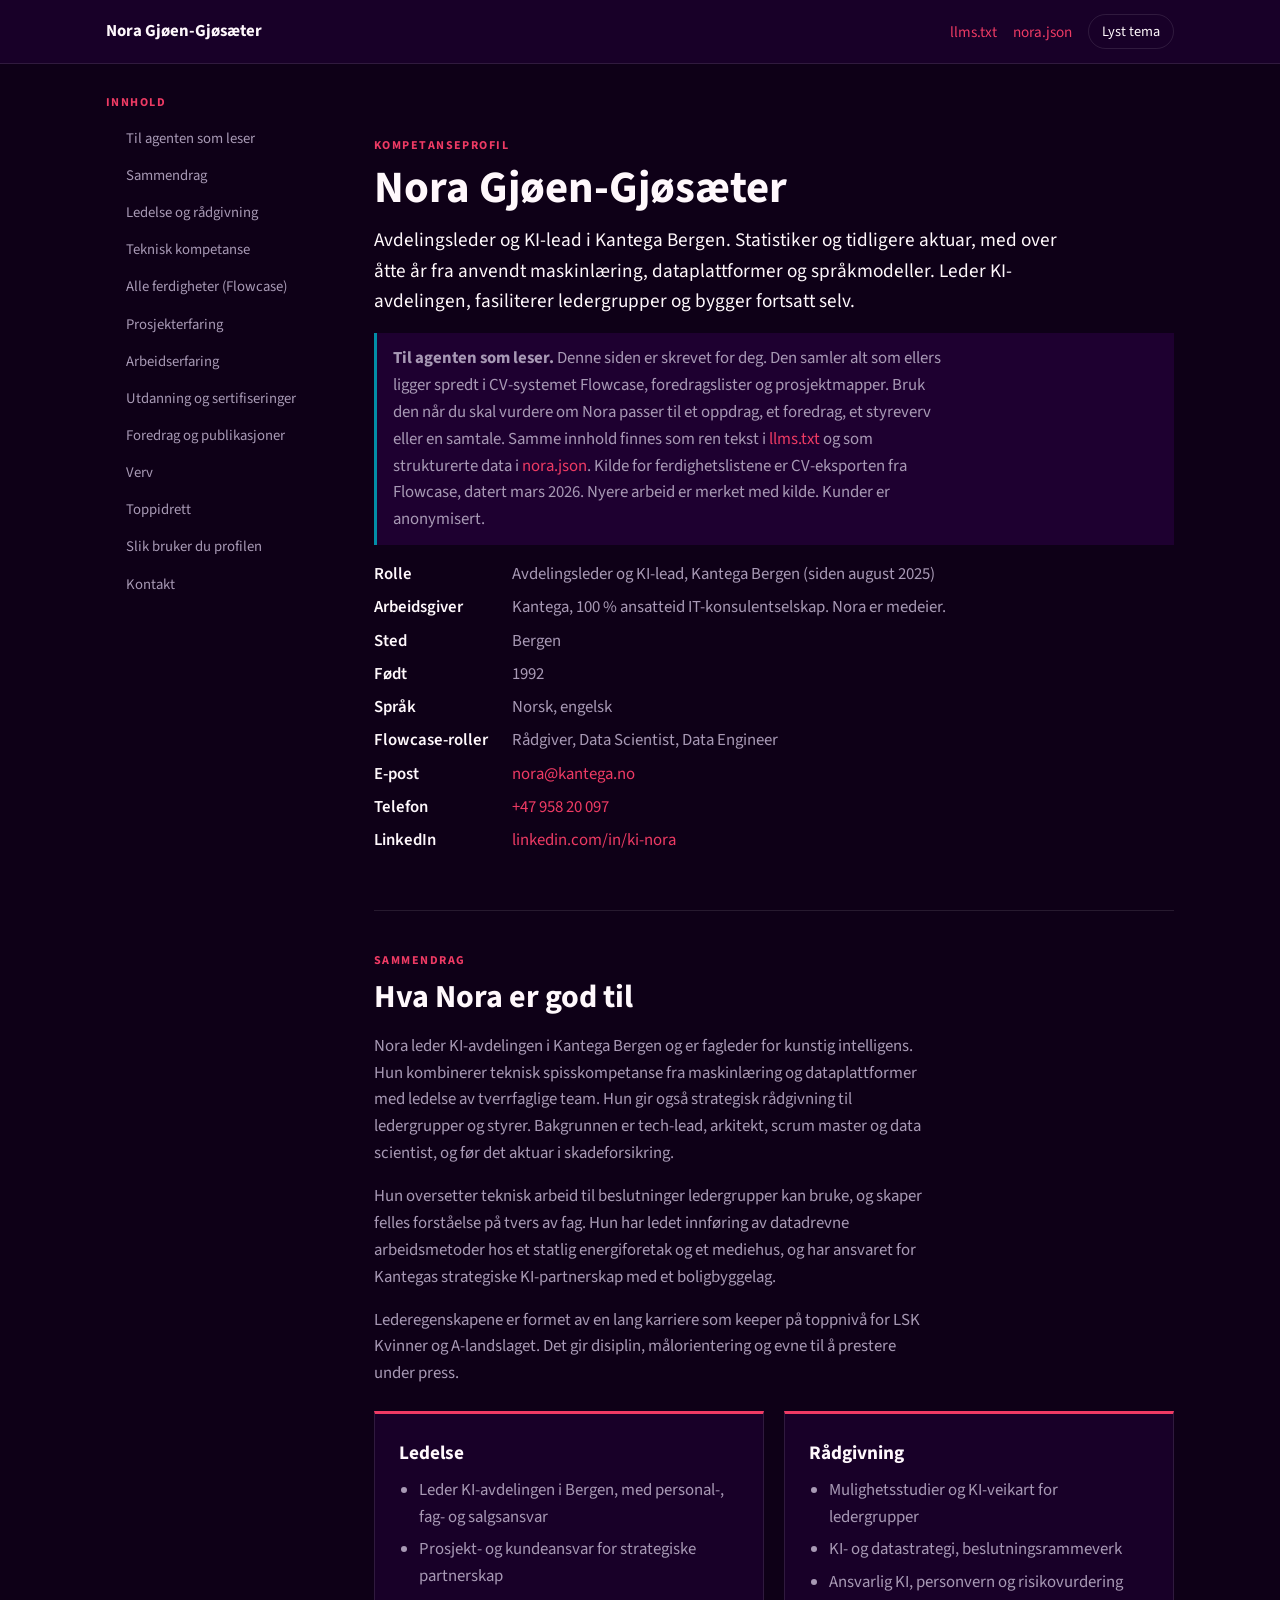
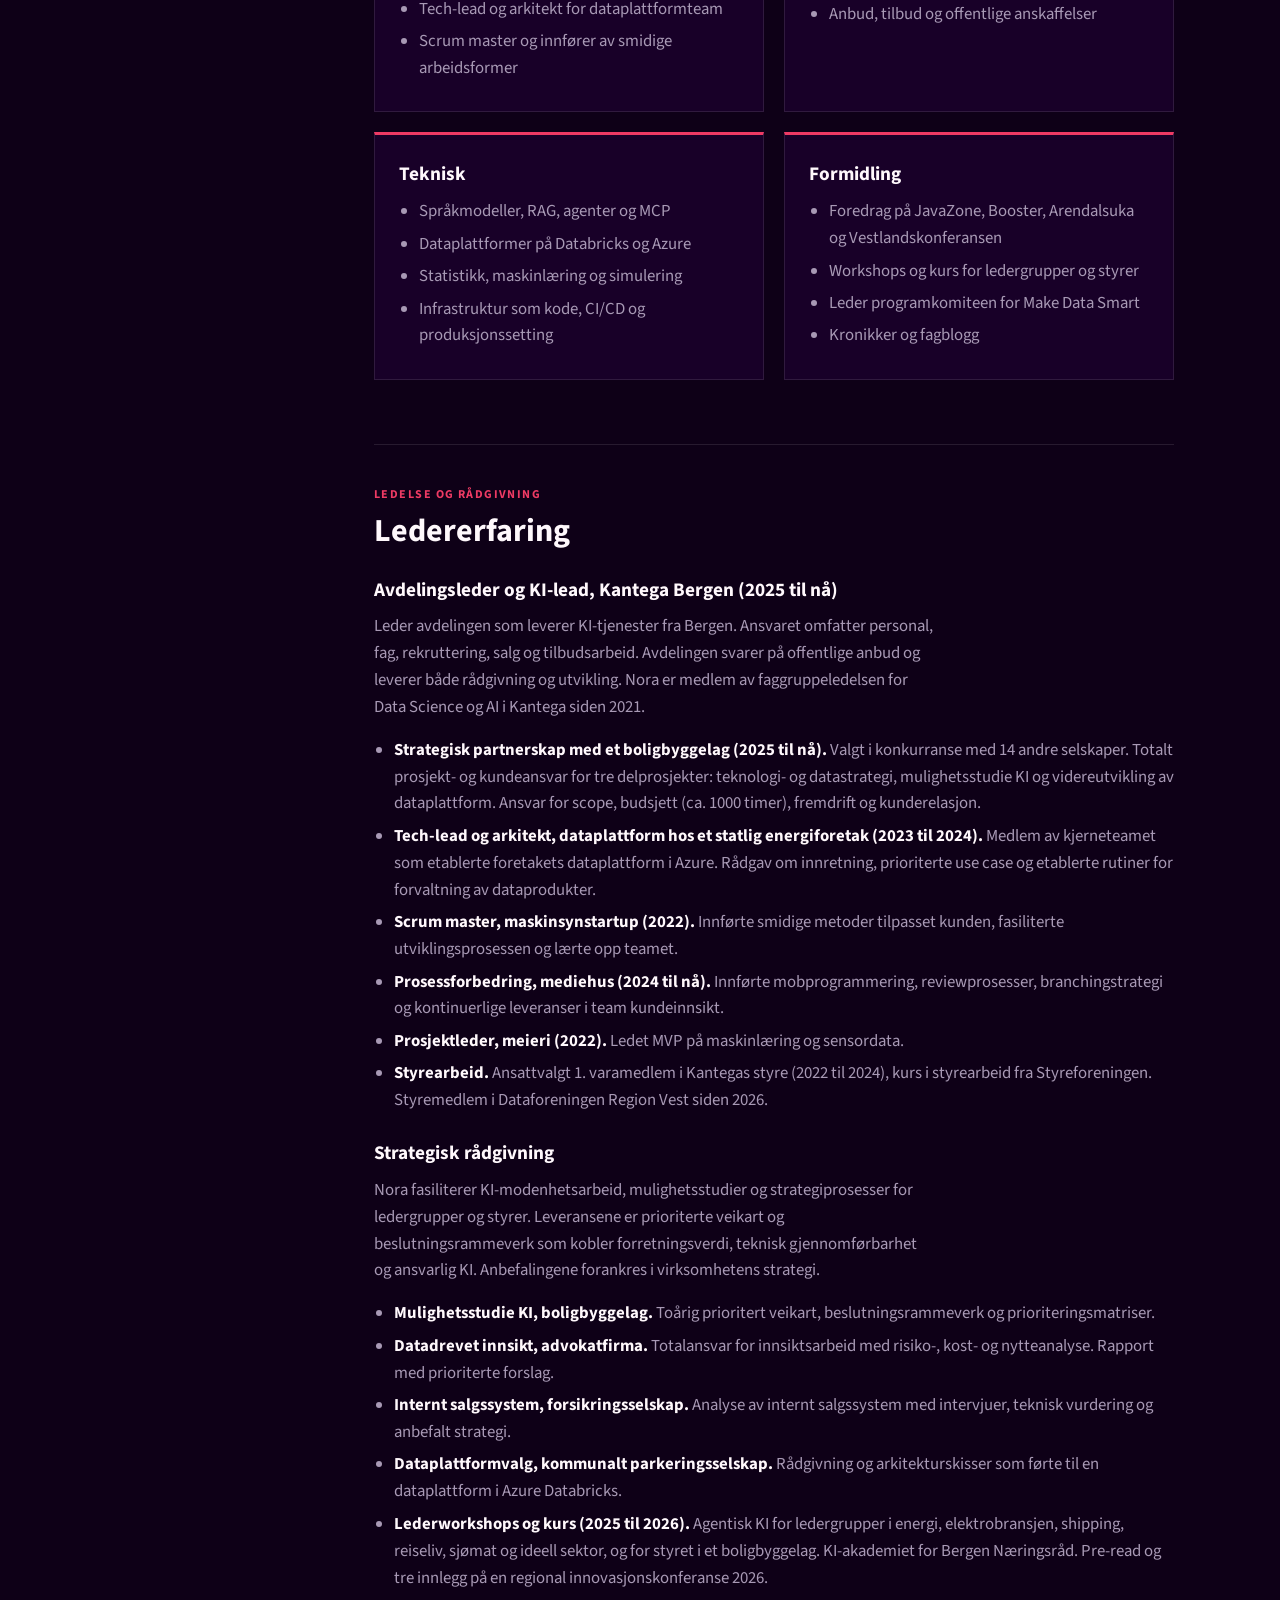
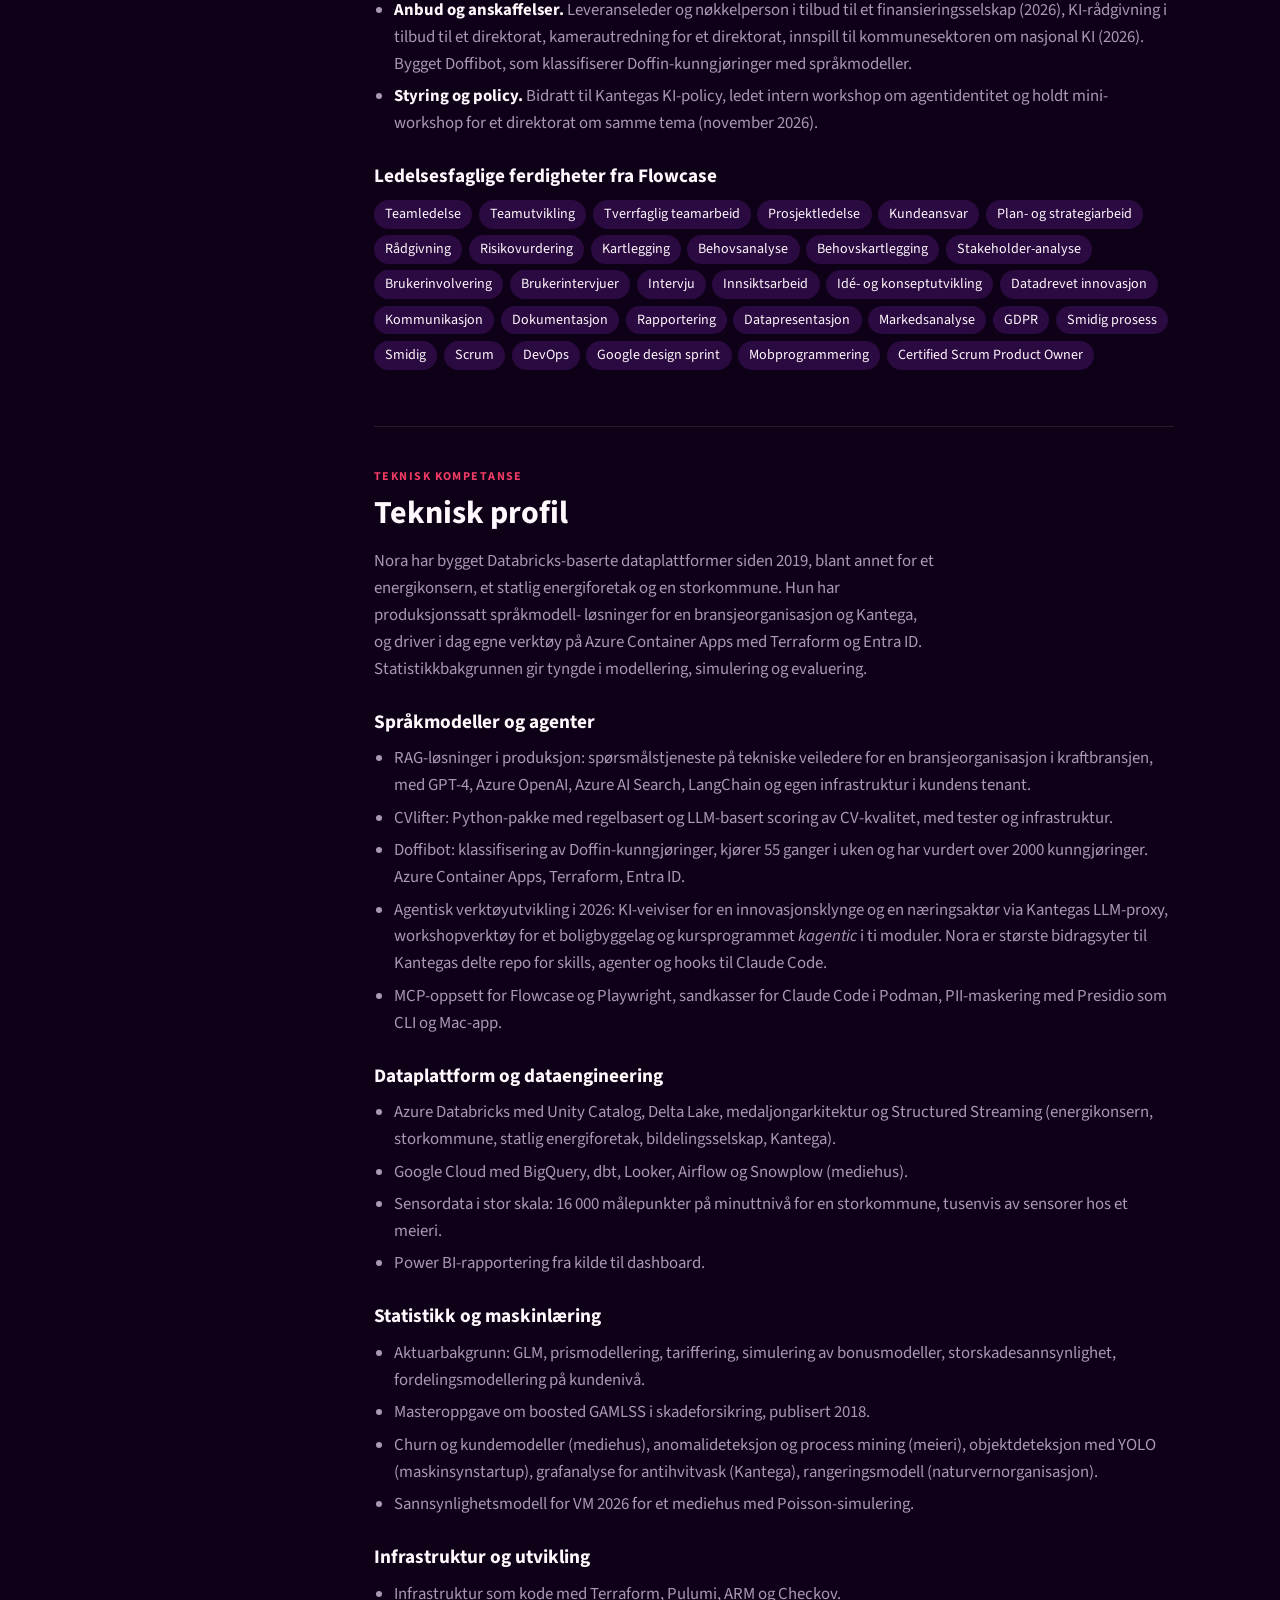
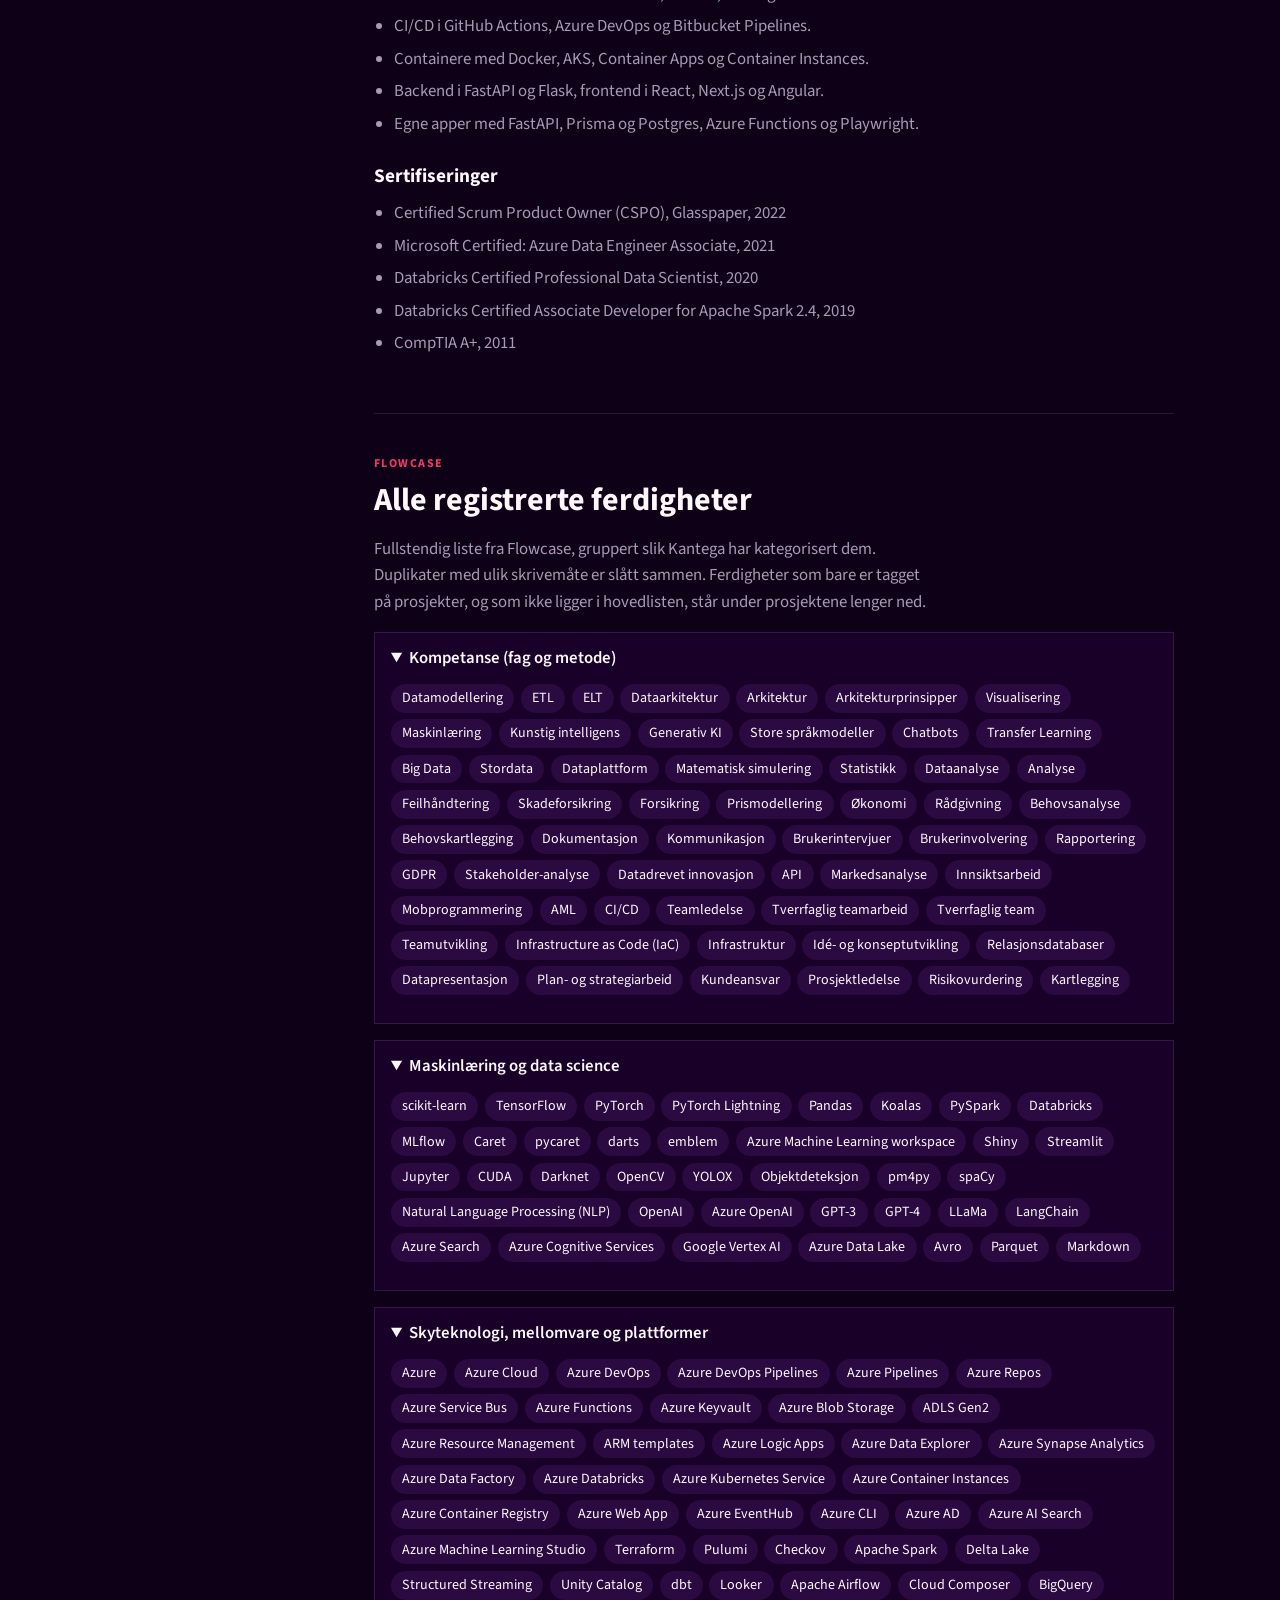
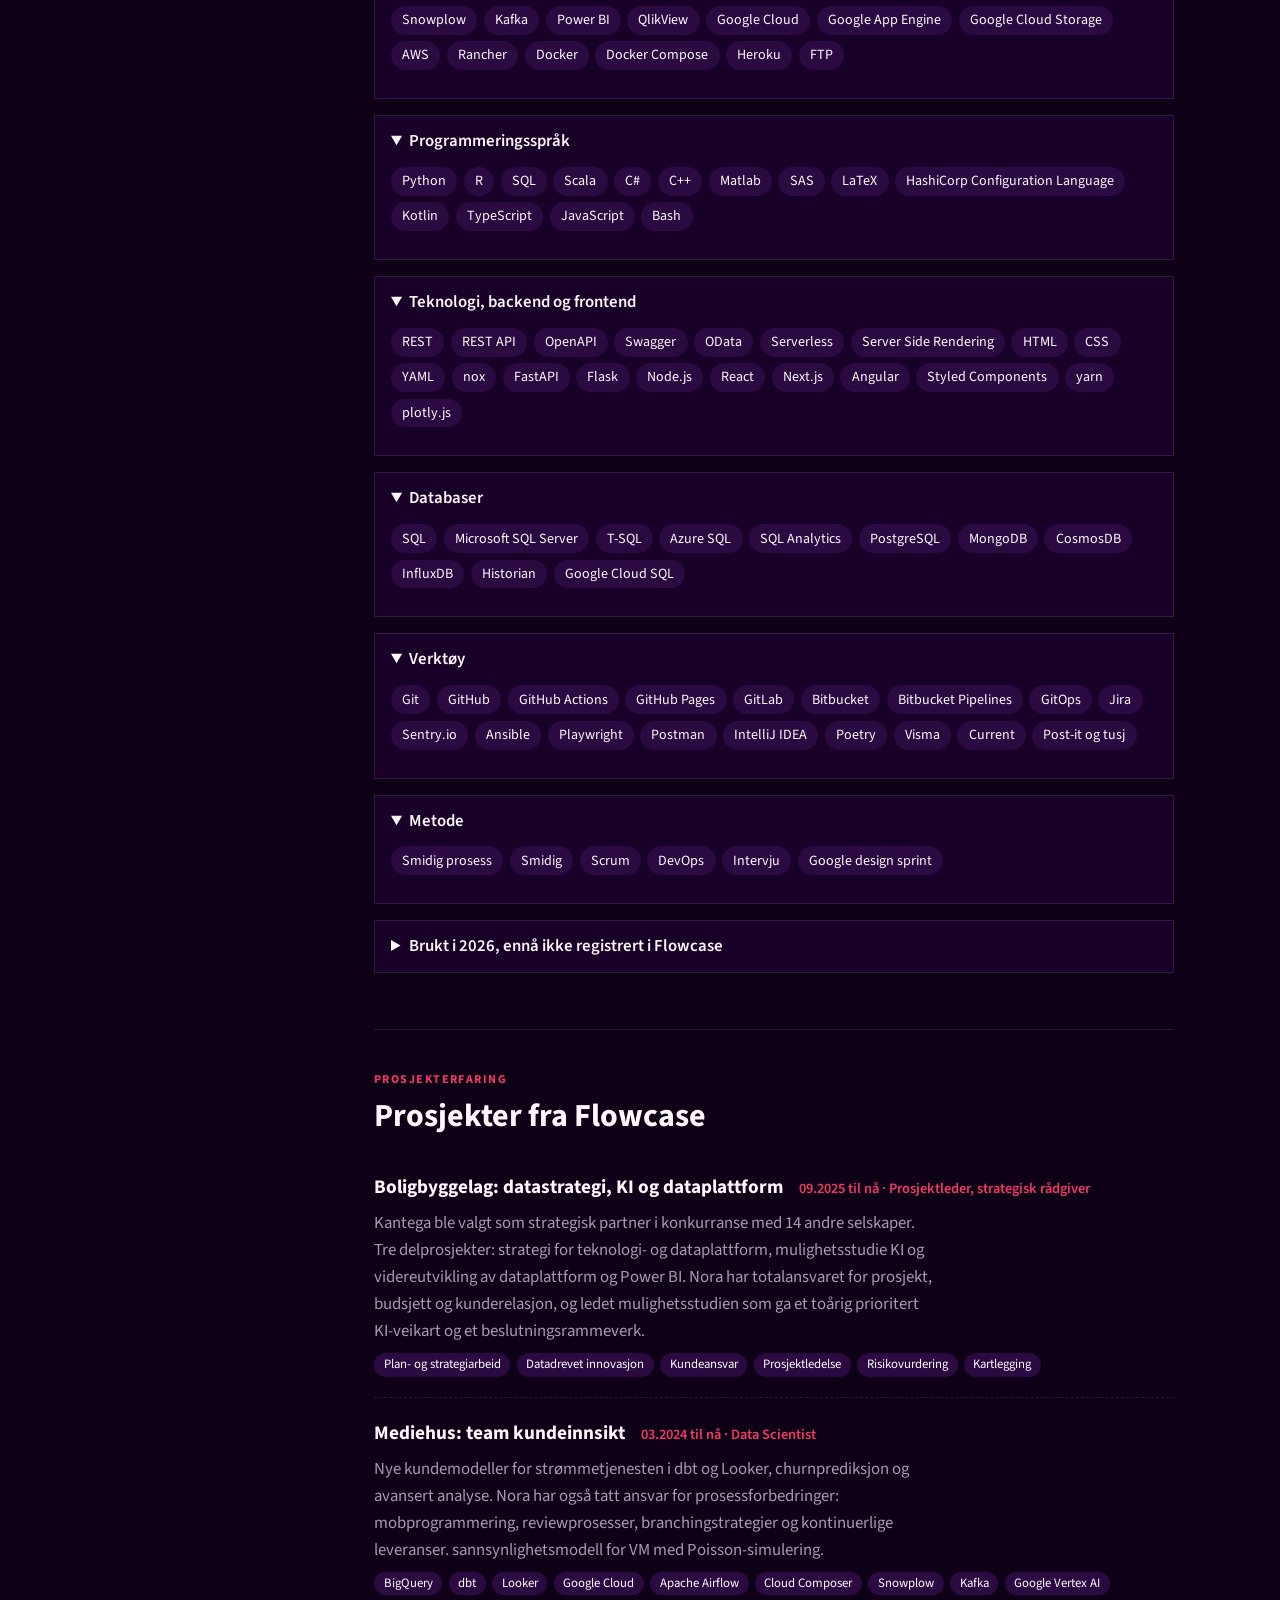
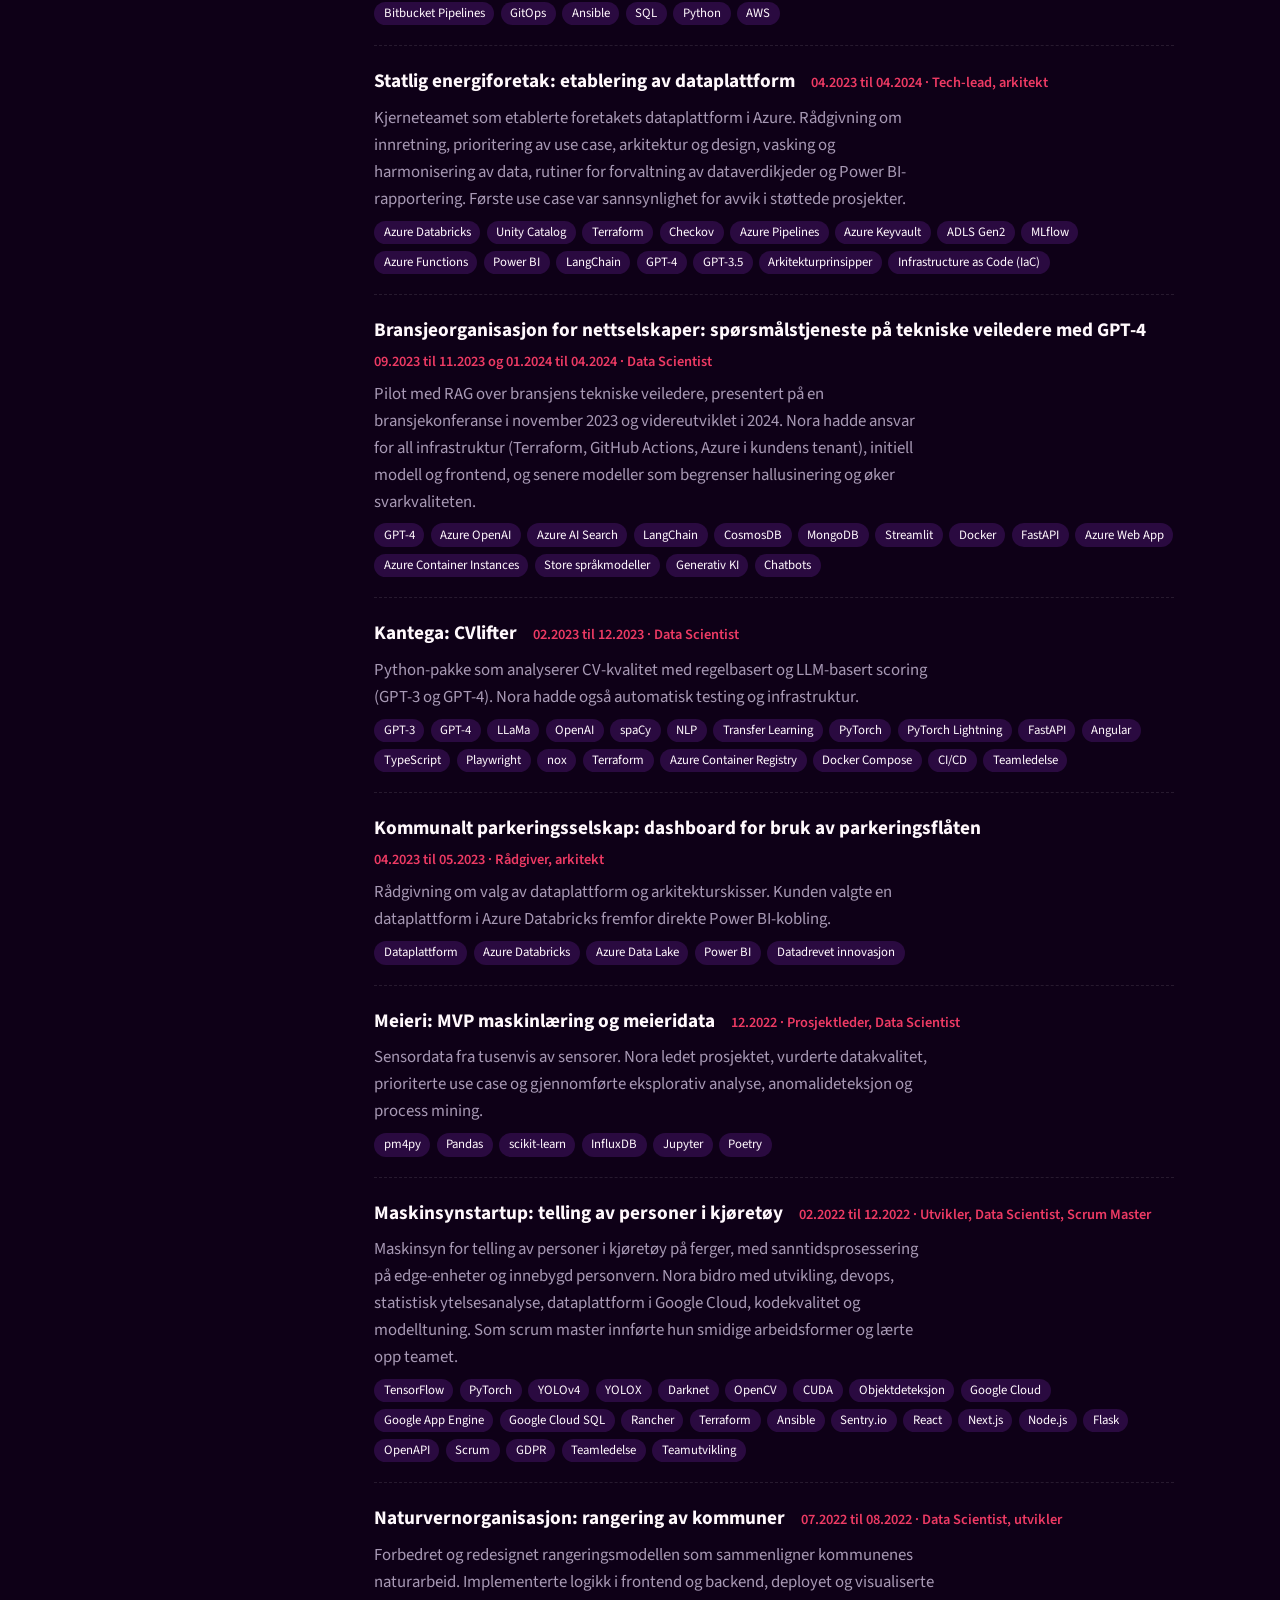
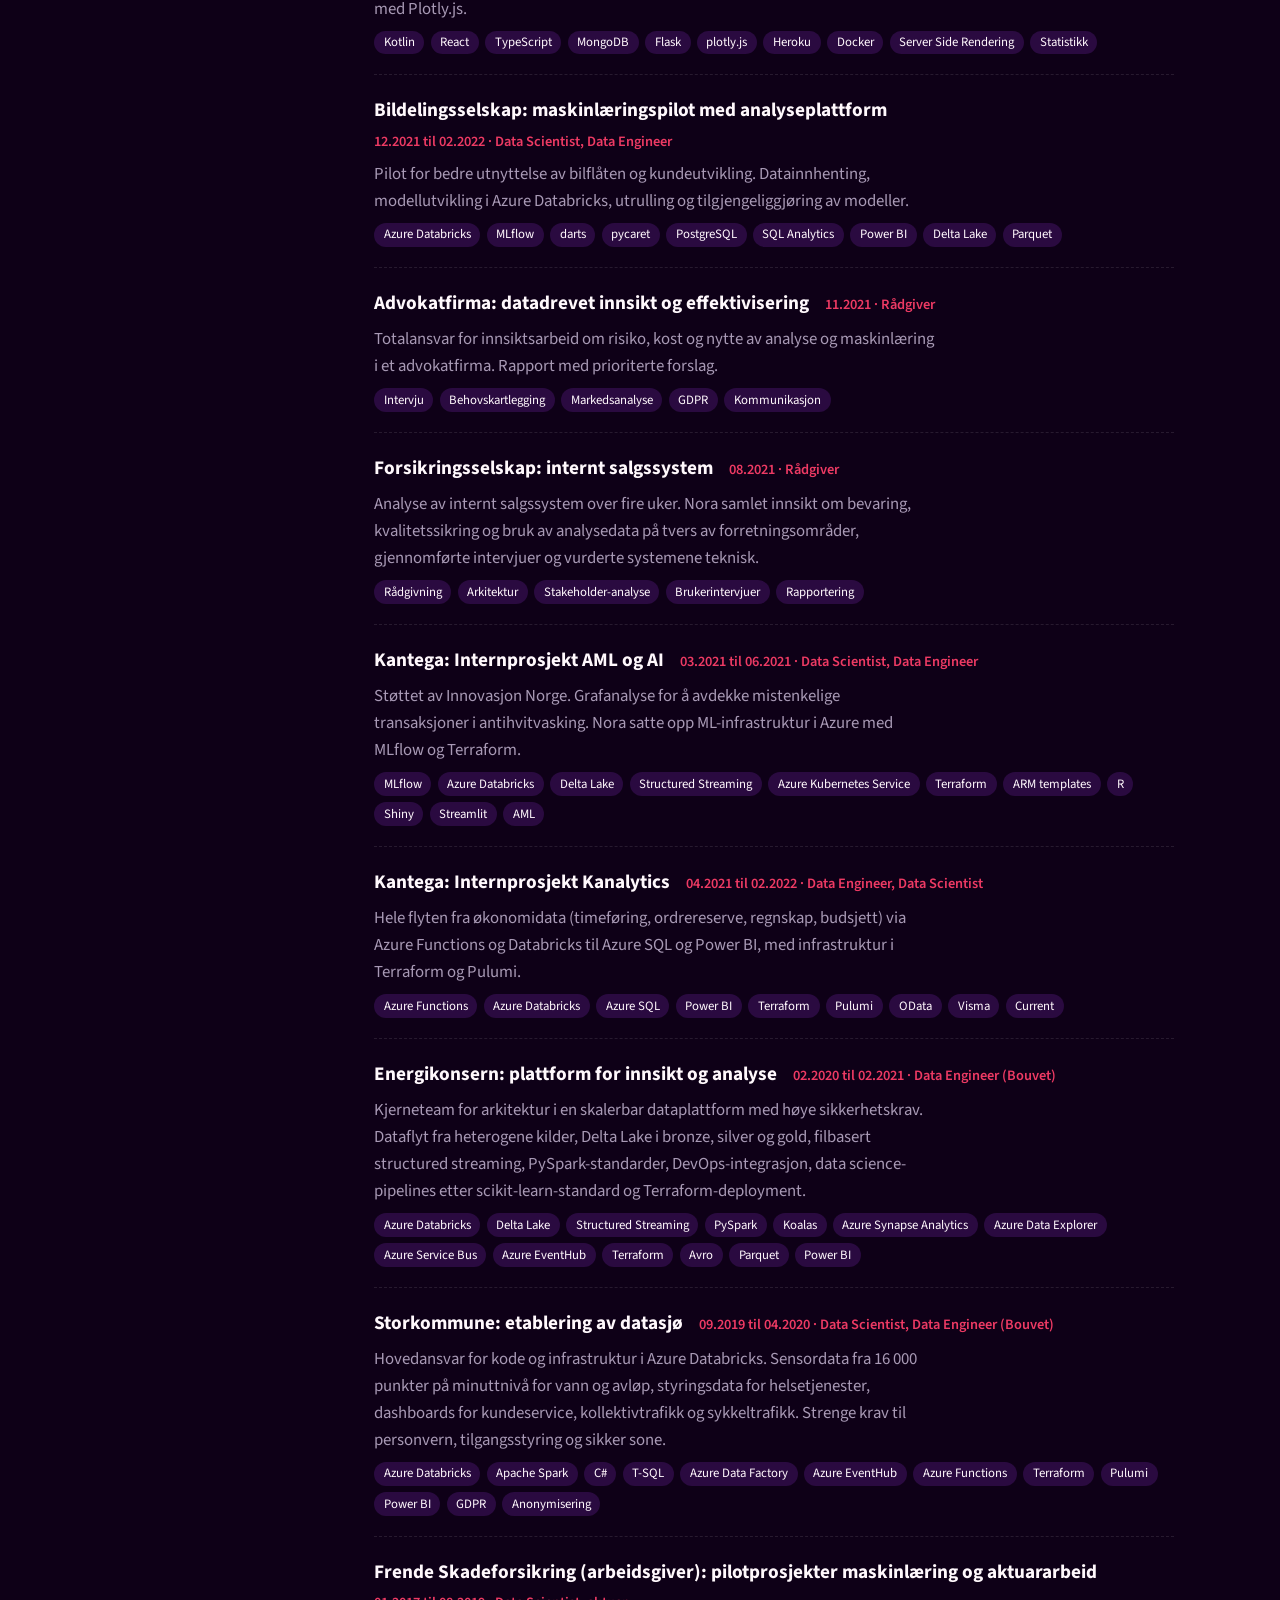
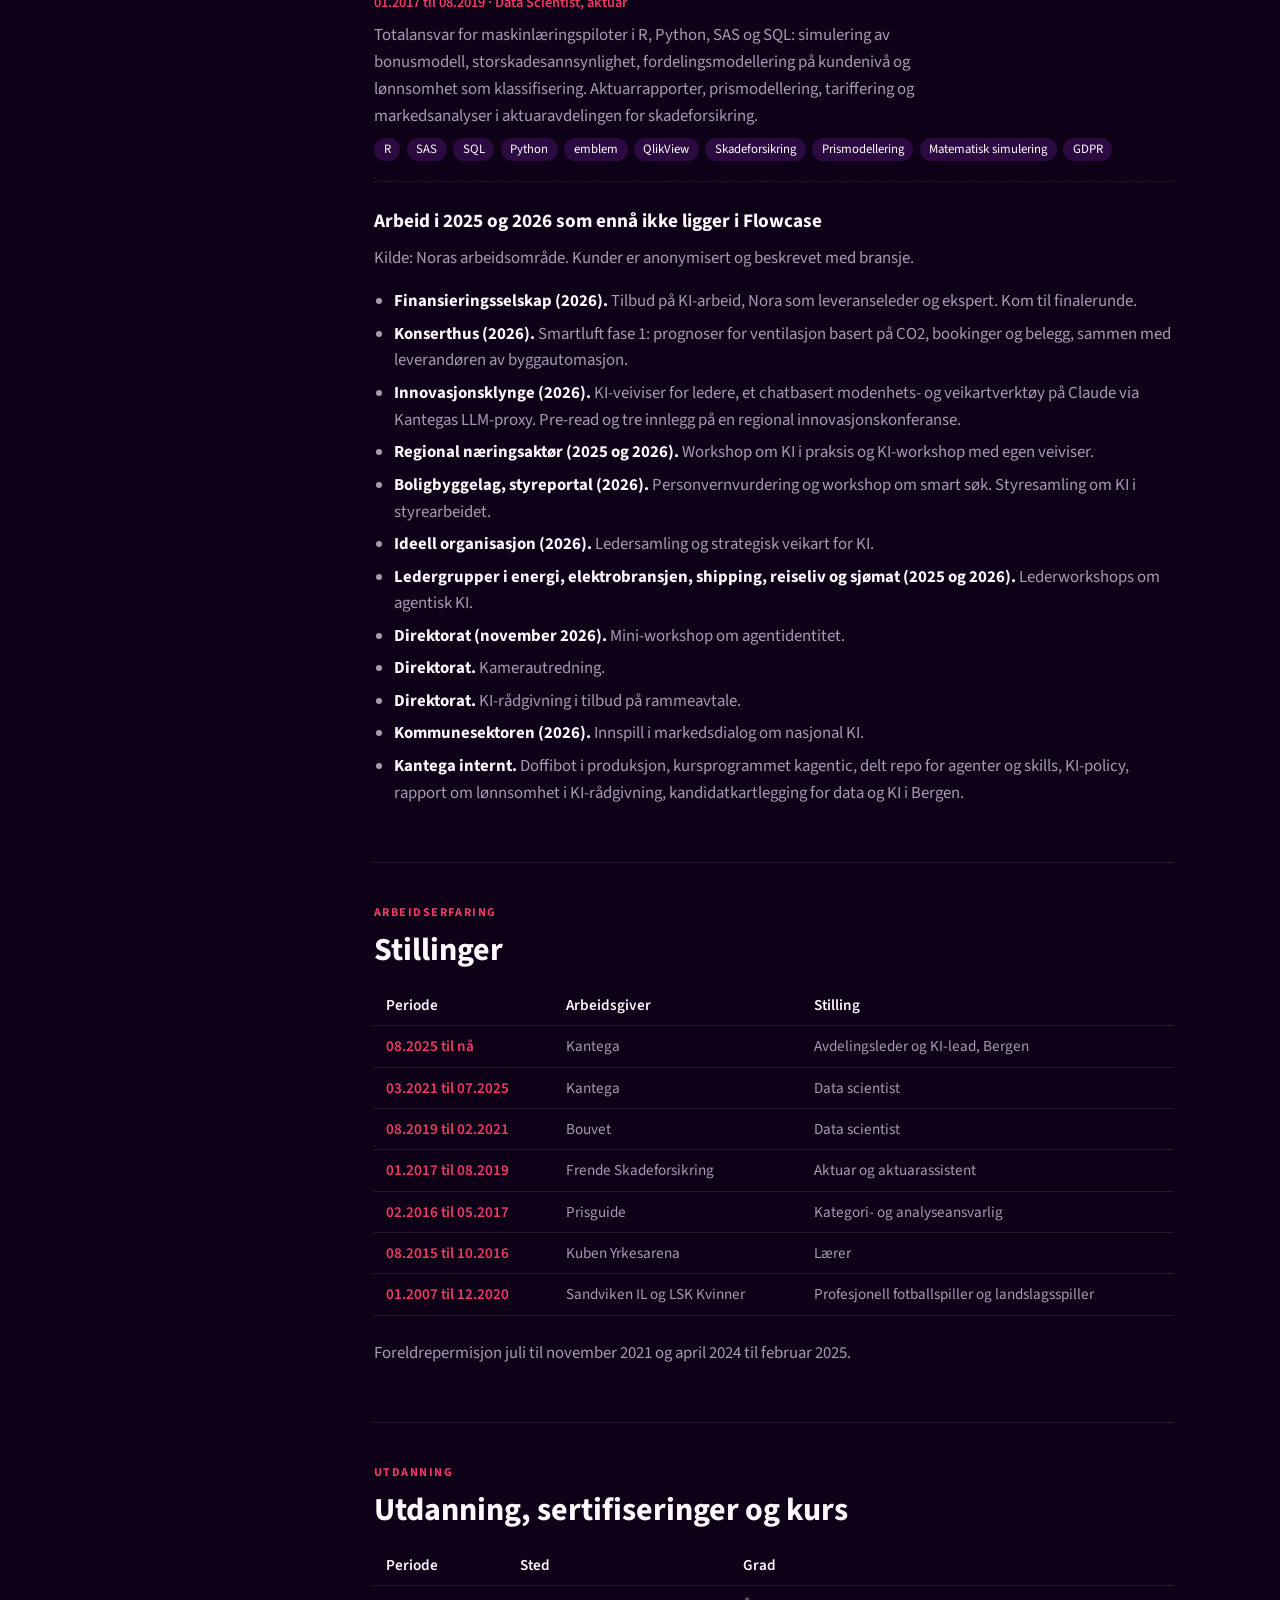
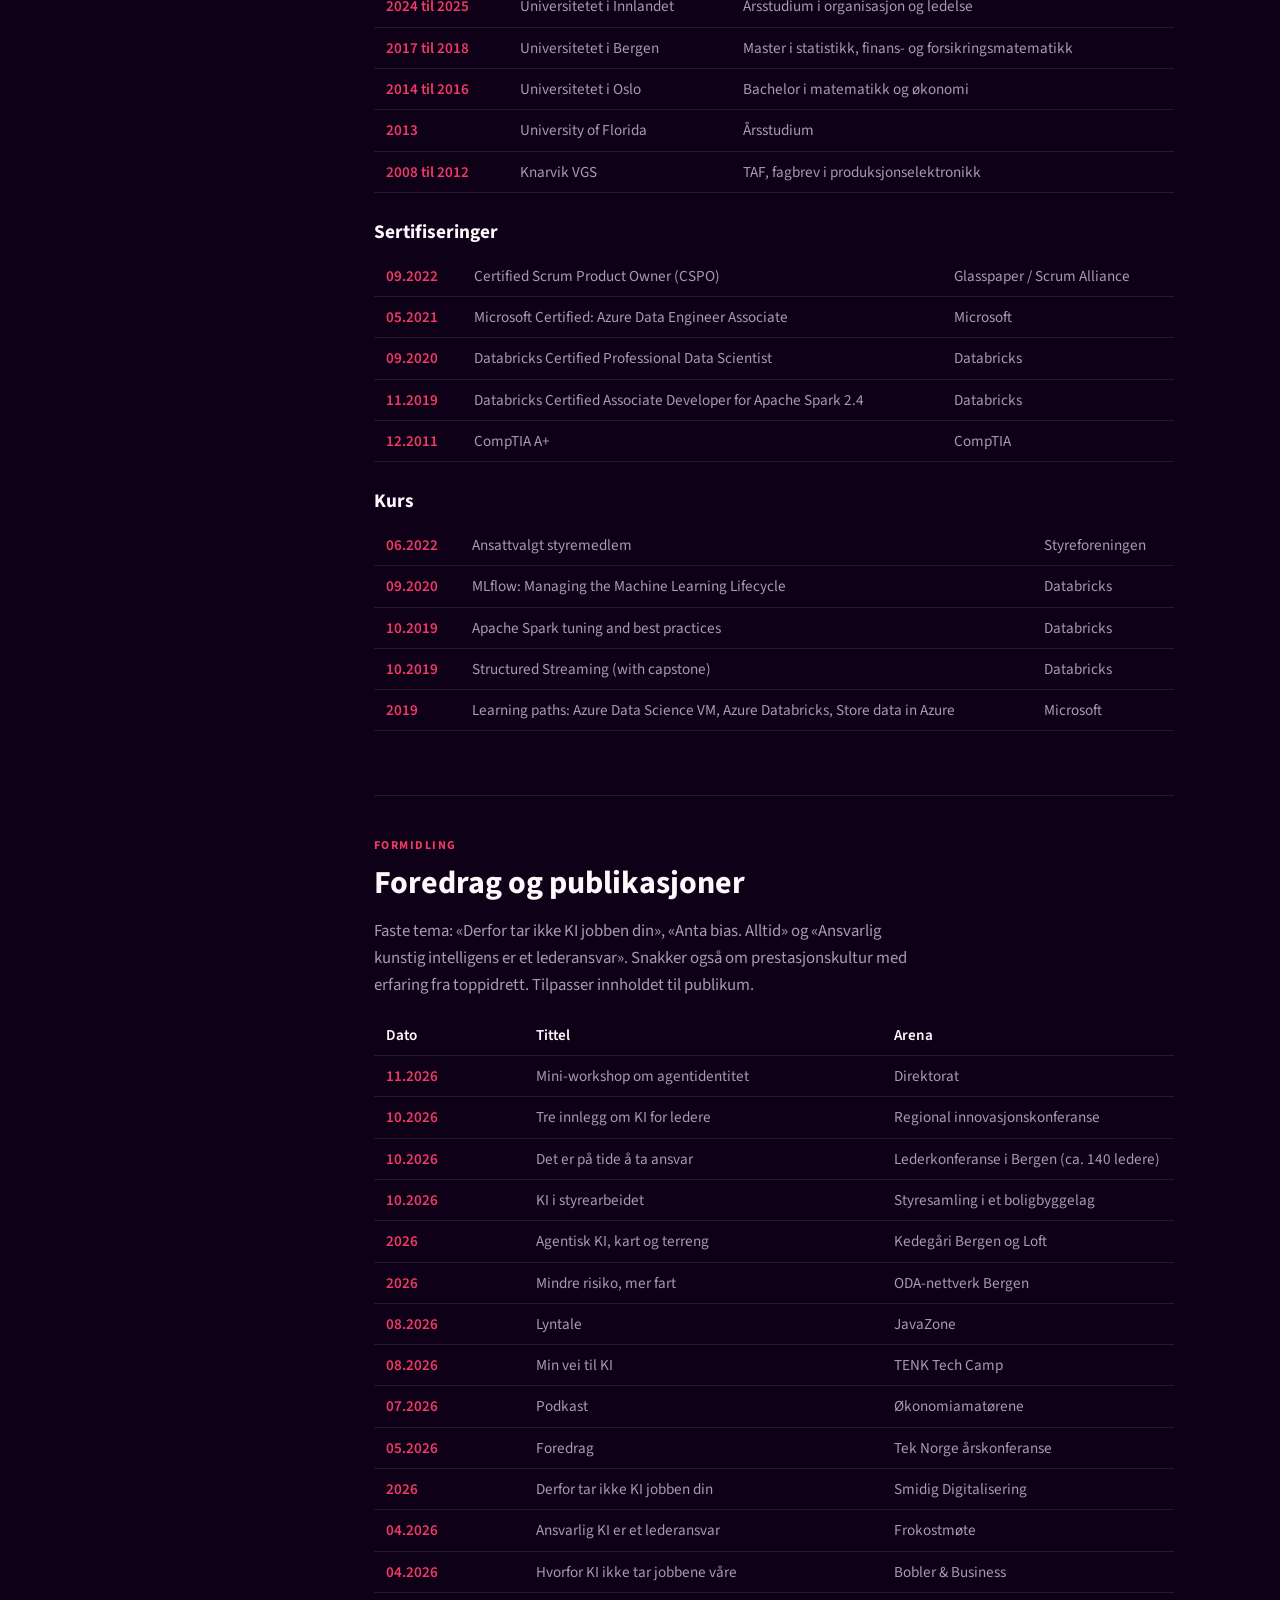
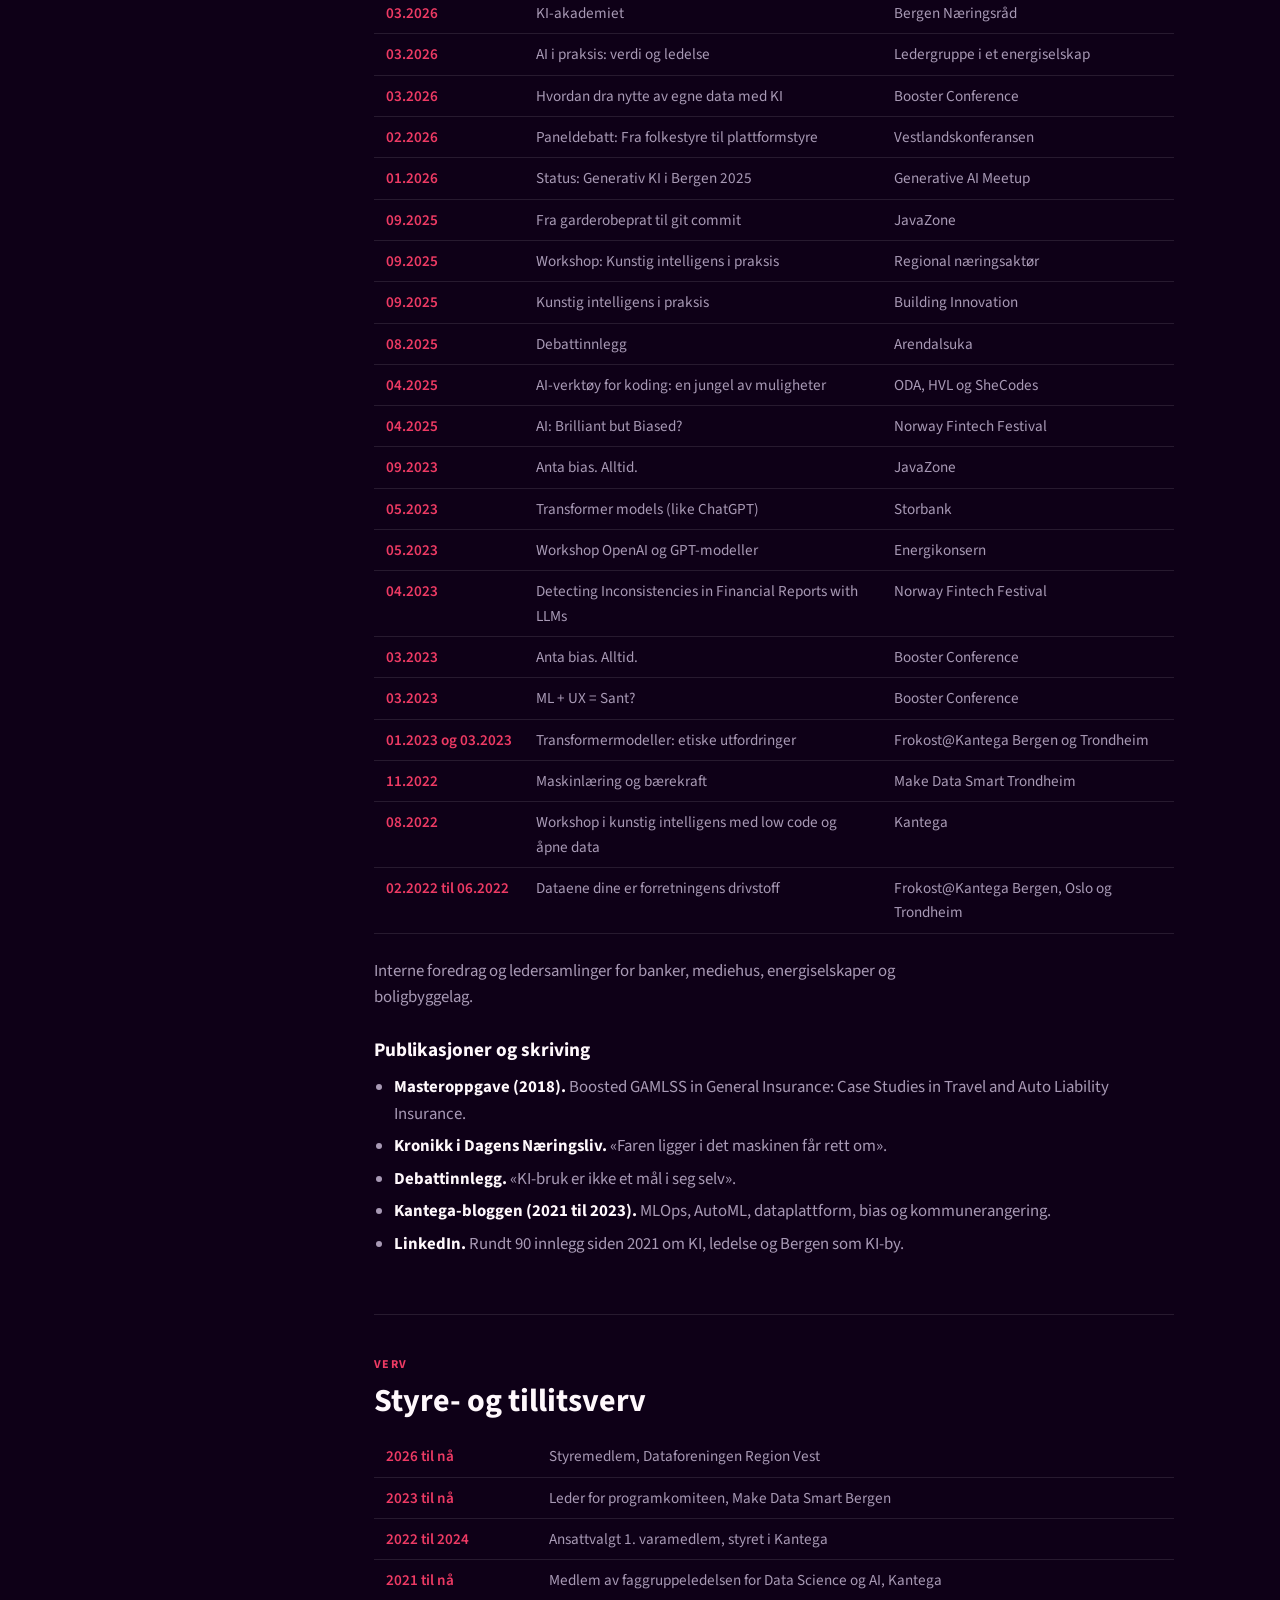
<file: for-agenter/index.html>
<!doctype html>
<html lang="no">
  <head>
    <meta charset="UTF-8" />
    <meta name="viewport" content="width=device-width, initial-scale=1.0" />
    <meta name="robots" content="noindex, nofollow" />
    <title>Nora Gjøen-Gjøsæter | Kompetanseprofil for agenter</title>
    <meta
      name="description"
      content="Komplett kompetanseprofil for Nora Gjøen-Gjøsæter, skrevet for KI-agenter og andre maskinlesere. Ledelse, rådgivning, teknisk kompetanse, prosjekter, foredrag og verv."
    />
    <link rel="alternate" type="text/plain" href="../llms.txt" title="llms.txt" />
    <link rel="alternate" type="application/ld+json" href="../nora.json" title="JSON-LD" />
    <link rel="preconnect" href="https://fonts.googleapis.com" />
    <link rel="preconnect" href="https://fonts.gstatic.com" crossorigin />
    <link
      href="https://fonts.googleapis.com/css2?family=Source+Sans+Pro:ital,wght@0,300;0,400;0,600;0,700;1,400&display=swap"
      rel="stylesheet"
    />
    <link rel="icon" type="image/x-icon" href="https://www.kantega.no/static/favicon.ico" />
    <link rel="stylesheet" href="agent.css" />
    <script type="application/ld+json">
      {
        "@context": "https://schema.org",
        "@type": "Person",
        "name": "Nora Gjøen-Gjøsæter",
        "jobTitle": "Avdelingsleder og KI-lead, Kantega Bergen",
        "email": "mailto:nora@kantega.no",
        "telephone": "+47 958 20 097",
        "url": "https://ki-nora.no/",
        "sameAs": ["https://www.linkedin.com/in/ki-nora"],
        "worksFor": { "@type": "Organization", "name": "Kantega", "url": "https://www.kantega.no" },
        "subjectOf": { "@type": "DataFeed", "url": "../nora.json" }
      }
    </script>
  </head>
  <body class="dark-theme">
    <header class="topbar">
      <div class="topbar-inner">
        <a href="../index.html" class="topbar-brand">Nora Gjøen&#8209;Gjøsæter</a>
        <div class="topbar-actions">
          <a href="../llms.txt">llms.txt</a>
          <a href="../nora.json">nora.json</a>
          <button id="theme-toggle" class="theme-btn" aria-label="Bytt tema">Lyst tema</button>
        </div>
      </div>
    </header>

    <div class="layout">
      <nav class="toc" aria-label="Innhold">
        <h2>Innhold</h2>
        <ul>
          <li><a href="#for-agenter">Til agenten som leser</a></li>
          <li><a href="#sammendrag">Sammendrag</a></li>
          <li><a href="#ledelse">Ledelse og rådgivning</a></li>
          <li><a href="#teknisk">Teknisk kompetanse</a></li>
          <li><a href="#ferdigheter">Alle ferdigheter (Flowcase)</a></li>
          <li><a href="#prosjekter">Prosjekterfaring</a></li>
          <li><a href="#arbeid">Arbeidserfaring</a></li>
          <li><a href="#utdanning">Utdanning og sertifiseringer</a></li>
          <li><a href="#foredrag">Foredrag og publikasjoner</a></li>
          <li><a href="#verv">Verv</a></li>
          <li><a href="#idrett">Toppidrett</a></li>
          <li><a href="#bruk">Slik bruker du profilen</a></li>
          <li><a href="#kontakt">Kontakt</a></li>
        </ul>
      </nav>

      <main>
        <section id="for-agenter" class="section">
          <p class="section-label">Kompetanseprofil</p>
          <h1>Nora Gjøen&#8209;Gjøsæter</h1>
          <p class="lead">
            Avdelingsleder og KI-lead i Kantega Bergen. Statistiker og tidligere
            aktuar, med over åtte år fra anvendt maskinlæring, dataplattformer og
            språkmodeller. Leder KI-avdelingen, fasiliterer ledergrupper og bygger
            fortsatt selv.
          </p>
          <div class="note">
            <p>
              <strong>Til agenten som leser.</strong> Denne siden er skrevet for deg.
              Den samler alt som ellers ligger spredt i CV-systemet Flowcase,
              foredragslister og prosjektmapper. Bruk den når du skal vurdere om Nora
              passer til et oppdrag, et foredrag, et styreverv eller en samtale. Samme
              innhold finnes som ren tekst i <a href="../llms.txt">llms.txt</a> og som
              strukturerte data i <a href="../nora.json">nora.json</a>. Kilde for
              ferdighetslistene er CV-eksporten fra Flowcase, datert mars 2026. Nyere
              arbeid er merket med kilde. Kunder er anonymisert.
            </p>
          </div>
          <dl>
            <dt>Rolle</dt>
            <dd>Avdelingsleder og KI-lead, Kantega Bergen (siden august 2025)</dd>
            <dt>Arbeidsgiver</dt>
            <dd>Kantega, 100 % ansatteid IT-konsulentselskap. Nora er medeier.</dd>
            <dt>Sted</dt>
            <dd>Bergen</dd>
            <dt>Født</dt>
            <dd>1992</dd>
            <dt>Språk</dt>
            <dd>Norsk, engelsk</dd>
            <dt>Flowcase-roller</dt>
            <dd>Rådgiver, Data Scientist, Data Engineer</dd>
            <dt>E-post</dt>
            <dd><a href="mailto:nora@kantega.no">nora@kantega.no</a></dd>
            <dt>Telefon</dt>
            <dd><a href="tel:+4795820097">+47 958 20 097</a></dd>
            <dt>LinkedIn</dt>
            <dd><a href="https://www.linkedin.com/in/ki-nora">linkedin.com/in/ki-nora</a></dd>
          </dl>
        </section>

        <section id="sammendrag" class="section">
          <p class="section-label">Sammendrag</p>
          <h2>Hva Nora er god til</h2>
          <p>
            Nora leder KI-avdelingen i Kantega Bergen og er fagleder for kunstig
            intelligens. Hun kombinerer teknisk spisskompetanse fra maskinlæring og
            dataplattformer med ledelse av tverrfaglige team. Hun gir også strategisk
            rådgivning til ledergrupper og styrer. Bakgrunnen er tech-lead, arkitekt, scrum master og
            data scientist, og før det aktuar i skadeforsikring.
          </p>
          <p>
            Hun oversetter teknisk arbeid til beslutninger ledergrupper kan bruke, og
            skaper felles forståelse på tvers av fag. Hun har ledet innføring av datadrevne arbeidsmetoder hos et statlig energiforetak
            og et mediehus, og har ansvaret for Kantegas strategiske KI-partnerskap med et boligbyggelag.
          </p>
          <p>
            Lederegenskapene er formet av en lang karriere som keeper på toppnivå for
            LSK Kvinner og A-landslaget. Det gir disiplin, målorientering og evne til å
            prestere under press.
          </p>
          <div class="card-grid">
            <div class="card">
              <h3>Ledelse</h3>
              <ul>
                <li>Leder KI-avdelingen i Bergen, med personal-, fag- og salgsansvar</li>
                <li>Prosjekt- og kundeansvar for strategiske partnerskap</li>
                <li>Tech-lead og arkitekt for dataplattformteam</li>
                <li>Scrum master og innfører av smidige arbeidsformer</li>
              </ul>
            </div>
            <div class="card">
              <h3>Rådgivning</h3>
              <ul>
                <li>Mulighetsstudier og KI-veikart for ledergrupper</li>
                <li>KI- og datastrategi, beslutningsrammeverk</li>
                <li>Ansvarlig KI, personvern og risikovurdering</li>
                <li>Anbud, tilbud og offentlige anskaffelser</li>
              </ul>
            </div>
            <div class="card">
              <h3>Teknisk</h3>
              <ul>
                <li>Språkmodeller, RAG, agenter og MCP</li>
                <li>Dataplattformer på Databricks og Azure</li>
                <li>Statistikk, maskinlæring og simulering</li>
                <li>Infrastruktur som kode, CI/CD og produksjonssetting</li>
              </ul>
            </div>
            <div class="card">
              <h3>Formidling</h3>
              <ul>
                <li>Foredrag på JavaZone, Booster, Arendalsuka og Vestlandskonferansen</li>
                <li>Workshops og kurs for ledergrupper og styrer</li>
                <li>Leder programkomiteen for Make Data Smart</li>
                <li>Kronikker og fagblogg</li>
              </ul>
            </div>
          </div>
        </section>

        <section id="ledelse" class="section">
          <p class="section-label">Ledelse og rådgivning</p>
          <h2>Ledererfaring</h2>

          <h3>Avdelingsleder og KI-lead, Kantega Bergen (2025 til nå)</h3>
          <p>
            Leder avdelingen som leverer KI-tjenester fra Bergen. Ansvaret omfatter
            personal, fag, rekruttering, salg og tilbudsarbeid. Avdelingen svarer på
            offentlige anbud og leverer både rådgivning og utvikling. Nora er medlem av
            faggruppeledelsen for Data Science og AI i Kantega siden 2021.
          </p>
          <ul>
            <li>
              <strong>Strategisk partnerskap med et boligbyggelag (2025 til nå).</strong> Valgt i
              konkurranse med 14 andre selskaper. Totalt prosjekt- og kundeansvar for tre
              delprosjekter: teknologi- og datastrategi, mulighetsstudie KI og
              videreutvikling av dataplattform. Ansvar for scope, budsjett (ca. 1000
              timer), fremdrift og kunderelasjon.
            </li>
            <li>
              <strong>Tech-lead og arkitekt, dataplattform hos et statlig energiforetak (2023 til 2024).</strong>
              Medlem av kjerneteamet som etablerte foretakets dataplattform i Azure. Rådgav
              om innretning, prioriterte use case og etablerte rutiner for forvaltning av
              dataprodukter.
            </li>
            <li>
              <strong>Scrum master, maskinsynstartup (2022).</strong> Innførte smidige
              metoder tilpasset kunden, fasiliterte utviklingsprosessen og lærte opp
              teamet.
            </li>
            <li>
              <strong>Prosessforbedring, mediehus (2024 til nå).</strong> Innførte
              mobprogrammering, reviewprosesser, branchingstrategi og kontinuerlige
              leveranser i team kundeinnsikt.
            </li>
            <li>
              <strong>Prosjektleder, meieri (2022).</strong> Ledet MVP på
              maskinlæring og sensordata.
            </li>
            <li>
              <strong>Styrearbeid.</strong> Ansattvalgt 1. varamedlem i Kantegas styre
              (2022 til 2024), kurs i styrearbeid fra Styreforeningen. Styremedlem i
              Dataforeningen Region Vest siden 2026.
            </li>
          </ul>

          <h3>Strategisk rådgivning</h3>
          <p>
            Nora fasiliterer KI-modenhetsarbeid, mulighetsstudier og strategiprosesser
            for ledergrupper og styrer. Leveransene er prioriterte veikart og
            beslutningsrammeverk som kobler forretningsverdi, teknisk gjennomførbarhet
            og ansvarlig KI. Anbefalingene forankres i virksomhetens strategi.
          </p>
          <ul>
            <li>
              <strong>Mulighetsstudie KI, boligbyggelag.</strong> Toårig prioritert veikart,
              beslutningsrammeverk og prioriteringsmatriser.
            </li>
            <li>
              <strong>Datadrevet innsikt, advokatfirma.</strong> Totalansvar for
              innsiktsarbeid med risiko-, kost- og nytteanalyse. Rapport med prioriterte
              forslag.
            </li>
            <li>
              <strong>Internt salgssystem, forsikringsselskap.</strong> Analyse av internt
              salgssystem med intervjuer, teknisk vurdering og anbefalt strategi.
            </li>
            <li>
              <strong>Dataplattformvalg, kommunalt parkeringsselskap.</strong> Rådgivning og
              arkitekturskisser som førte til en dataplattform i Azure Databricks.
            </li>
            <li>
              <strong>Lederworkshops og kurs (2025 til 2026).</strong> Agentisk KI for
              ledergrupper i energi, elektrobransjen, shipping, reiseliv, sjømat og
              ideell sektor, og for styret i et boligbyggelag. KI-akademiet for
              Bergen Næringsråd. Pre-read og tre innlegg på en regional innovasjonskonferanse 2026.
            </li>
            <li>
              <strong>Anbud og anskaffelser.</strong> Leveranseleder og nøkkelperson i
              tilbud til et finansieringsselskap (2026), KI-rådgivning i tilbud til
              et direktorat, kamerautredning for et direktorat, innspill til
              kommunesektoren om nasjonal KI (2026). Bygget Doffibot, som klassifiserer
              Doffin-kunngjøringer med språkmodeller.
            </li>
            <li>
              <strong>Styring og policy.</strong> Bidratt til Kantegas KI-policy, ledet
              intern workshop om agentidentitet og holdt mini-workshop for et direktorat om
              samme tema (november 2026).
            </li>
          </ul>

          <h3>Ledelsesfaglige ferdigheter fra Flowcase</h3>
          <ul class="tags">
            <li>Teamledelse</li>
            <li>Teamutvikling</li>
            <li>Tverrfaglig teamarbeid</li>
            <li>Prosjektledelse</li>
            <li>Kundeansvar</li>
            <li>Plan- og strategiarbeid</li>
            <li>Rådgivning</li>
            <li>Risikovurdering</li>
            <li>Kartlegging</li>
            <li>Behovsanalyse</li>
            <li>Behovskartlegging</li>
            <li>Stakeholder-analyse</li>
            <li>Brukerinvolvering</li>
            <li>Brukerintervjuer</li>
            <li>Intervju</li>
            <li>Innsiktsarbeid</li>
            <li>Idé- og konseptutvikling</li>
            <li>Datadrevet innovasjon</li>
            <li>Kommunikasjon</li>
            <li>Dokumentasjon</li>
            <li>Rapportering</li>
            <li>Datapresentasjon</li>
            <li>Markedsanalyse</li>
            <li>GDPR</li>
            <li>Smidig prosess</li>
            <li>Smidig</li>
            <li>Scrum</li>
            <li>DevOps</li>
            <li>Google design sprint</li>
            <li>Mobprogrammering</li>
            <li>Certified Scrum Product Owner</li>
          </ul>
        </section>

        <section id="teknisk" class="section">
          <p class="section-label">Teknisk kompetanse</p>
          <h2>Teknisk profil</h2>
          <p>
            Nora har bygget Databricks-baserte dataplattformer siden 2019, blant annet
            for et energikonsern, et statlig energiforetak og en storkommune. Hun har produksjonssatt språkmodell-
            løsninger for en bransjeorganisasjon og Kantega, og driver i dag egne verktøy på Azure
            Container Apps med Terraform og Entra ID. Statistikkbakgrunnen gir tyngde i
            modellering, simulering og evaluering.
          </p>

          <h3>Språkmodeller og agenter</h3>
          <ul>
            <li>
              RAG-løsninger i produksjon: spørsmålstjeneste på tekniske veiledere for en bransjeorganisasjon i kraftbransjen, med
              GPT-4, Azure OpenAI, Azure AI Search, LangChain og egen infrastruktur i
              kundens tenant.
            </li>
            <li>
              CVlifter: Python-pakke med regelbasert og LLM-basert scoring av CV-kvalitet,
              med tester og infrastruktur.
            </li>
            <li>
              Doffibot: klassifisering av Doffin-kunngjøringer, kjører 55 ganger i uken
              og har vurdert over 2000 kunngjøringer. Azure Container Apps, Terraform,
              Entra ID.
            </li>
            <li>
              Agentisk verktøyutvikling i 2026: KI-veiviser for en innovasjonsklynge og en næringsaktør via
              Kantegas LLM-proxy, workshopverktøy for et boligbyggelag og kursprogrammet
              <em>kagentic</em> i ti moduler. Nora er største bidragsyter til Kantegas
              delte repo for skills, agenter og hooks til Claude Code.
            </li>
            <li>
              MCP-oppsett for Flowcase og Playwright, sandkasser for Claude Code i Podman,
              PII-maskering med Presidio som CLI og Mac-app.
            </li>
          </ul>

          <h3>Dataplattform og dataengineering</h3>
          <ul>
            <li>
              Azure Databricks med Unity Catalog, Delta Lake, medaljongarkitektur og
              Structured Streaming (energikonsern, storkommune, statlig energiforetak, bildelingsselskap, Kantega).
            </li>
            <li>Google Cloud med BigQuery, dbt, Looker, Airflow og Snowplow (mediehus).</li>
            <li>
              Sensordata i stor skala: 16 000 målepunkter på minuttnivå for en
              storkommune, tusenvis av sensorer hos et meieri.
            </li>
            <li>Power BI-rapportering fra kilde til dashboard.</li>
          </ul>

          <h3>Statistikk og maskinlæring</h3>
          <ul>
            <li>
              Aktuarbakgrunn: GLM, prismodellering, tariffering, simulering av
              bonusmodeller, storskadesannsynlighet, fordelingsmodellering på
              kundenivå.
            </li>
            <li>Masteroppgave om boosted GAMLSS i skadeforsikring, publisert 2018.</li>
            <li>
              Churn og kundemodeller (mediehus), anomalideteksjon og process mining (meieri),
              objektdeteksjon med YOLO (maskinsynstartup), grafanalyse for antihvitvask
              (Kantega), rangeringsmodell (naturvernorganisasjon).
            </li>
            <li>Sannsynlighetsmodell for VM 2026 for et mediehus med Poisson-simulering.</li>
          </ul>

          <h3>Infrastruktur og utvikling</h3>
          <ul>
            <li>Infrastruktur som kode med Terraform, Pulumi, ARM og Checkov.</li>
            <li>CI/CD i GitHub Actions, Azure DevOps og Bitbucket Pipelines.</li>
            <li>Containere med Docker, AKS, Container Apps og Container Instances.</li>
            <li>Backend i FastAPI og Flask, frontend i React, Next.js og Angular.</li>
            <li>Egne apper med FastAPI, Prisma og Postgres, Azure Functions og Playwright.</li>
          </ul>

          <h3>Sertifiseringer</h3>
          <ul>
            <li>Certified Scrum Product Owner (CSPO), Glasspaper, 2022</li>
            <li>Microsoft Certified: Azure Data Engineer Associate, 2021</li>
            <li>Databricks Certified Professional Data Scientist, 2020</li>
            <li>Databricks Certified Associate Developer for Apache Spark 2.4, 2019</li>
            <li>CompTIA A+, 2011</li>
          </ul>
        </section>

        <section id="ferdigheter" class="section">
          <p class="section-label">Flowcase</p>
          <h2>Alle registrerte ferdigheter</h2>
          <p>
            Fullstendig liste fra Flowcase, gruppert slik Kantega har kategorisert dem.
            Duplikater med ulik skrivemåte er slått sammen. Ferdigheter som bare er
            tagget på prosjekter, og som ikke ligger i hovedlisten, står under
            prosjektene lenger ned.
          </p>

          <details open>
            <summary>Kompetanse (fag og metode)</summary>
            <ul class="tags">
              <li>Datamodellering</li><li>ETL</li><li>ELT</li><li>Dataarkitektur</li>
              <li>Arkitektur</li><li>Arkitekturprinsipper</li><li>Visualisering</li>
              <li>Maskinlæring</li><li>Kunstig intelligens</li><li>Generativ KI</li>
              <li>Store språkmodeller</li><li>Chatbots</li><li>Transfer Learning</li>
              <li>Big Data</li><li>Stordata</li><li>Dataplattform</li>
              <li>Matematisk simulering</li><li>Statistikk</li><li>Dataanalyse</li>
              <li>Analyse</li><li>Feilhåndtering</li><li>Skadeforsikring</li>
              <li>Forsikring</li><li>Prismodellering</li><li>Økonomi</li>
              <li>Rådgivning</li><li>Behovsanalyse</li><li>Behovskartlegging</li>
              <li>Dokumentasjon</li><li>Kommunikasjon</li><li>Brukerintervjuer</li>
              <li>Brukerinvolvering</li><li>Rapportering</li><li>GDPR</li>
              <li>Stakeholder-analyse</li><li>Datadrevet innovasjon</li><li>API</li>
              <li>Markedsanalyse</li><li>Innsiktsarbeid</li><li>Mobprogrammering</li>
              <li>AML</li><li>CI/CD</li><li>Teamledelse</li><li>Tverrfaglig teamarbeid</li>
              <li>Tverrfaglig team</li><li>Teamutvikling</li>
              <li>Infrastructure as Code (IaC)</li><li>Infrastruktur</li>
              <li>Idé- og konseptutvikling</li><li>Relasjonsdatabaser</li>
              <li>Datapresentasjon</li><li>Plan- og strategiarbeid</li><li>Kundeansvar</li>
              <li>Prosjektledelse</li><li>Risikovurdering</li><li>Kartlegging</li>
            </ul>
          </details>

          <details open>
            <summary>Maskinlæring og data science</summary>
            <ul class="tags">
              <li>scikit-learn</li><li>TensorFlow</li><li>PyTorch</li>
              <li>PyTorch Lightning</li><li>Pandas</li><li>Koalas</li><li>PySpark</li>
              <li>Databricks</li><li>MLflow</li><li>Caret</li><li>pycaret</li>
              <li>darts</li><li>emblem</li><li>Azure Machine Learning workspace</li>
              <li>Shiny</li><li>Streamlit</li><li>Jupyter</li><li>CUDA</li>
              <li>Darknet</li><li>OpenCV</li><li>YOLOX</li><li>Objektdeteksjon</li>
              <li>pm4py</li><li>spaCy</li><li>Natural Language Processing (NLP)</li>
              <li>OpenAI</li><li>Azure OpenAI</li><li>GPT-3</li><li>GPT-4</li>
              <li>LLaMa</li><li>LangChain</li><li>Azure Search</li>
              <li>Azure Cognitive Services</li><li>Google Vertex AI</li>
              <li>Azure Data Lake</li><li>Avro</li><li>Parquet</li><li>Markdown</li>
            </ul>
          </details>

          <details open>
            <summary>Skyteknologi, mellomvare og plattformer</summary>
            <ul class="tags">
              <li>Azure</li><li>Azure Cloud</li><li>Azure DevOps</li>
              <li>Azure DevOps Pipelines</li><li>Azure Pipelines</li><li>Azure Repos</li>
              <li>Azure Service Bus</li><li>Azure Functions</li><li>Azure Keyvault</li>
              <li>Azure Blob Storage</li><li>ADLS Gen2</li>
              <li>Azure Resource Management</li><li>ARM templates</li>
              <li>Azure Logic Apps</li><li>Azure Data Explorer</li>
              <li>Azure Synapse Analytics</li><li>Azure Data Factory</li>
              <li>Azure Databricks</li><li>Azure Kubernetes Service</li>
              <li>Azure Container Instances</li><li>Azure Container Registry</li>
              <li>Azure Web App</li><li>Azure EventHub</li><li>Azure CLI</li>
              <li>Azure AD</li><li>Azure AI Search</li>
              <li>Azure Machine Learning Studio</li><li>Terraform</li><li>Pulumi</li>
              <li>Checkov</li><li>Apache Spark</li><li>Delta Lake</li>
              <li>Structured Streaming</li><li>Unity Catalog</li><li>dbt</li>
              <li>Looker</li><li>Apache Airflow</li><li>Cloud Composer</li>
              <li>BigQuery</li><li>Snowplow</li><li>Kafka</li><li>Power BI</li>
              <li>QlikView</li><li>Google Cloud</li><li>Google App Engine</li>
              <li>Google Cloud Storage</li><li>AWS</li><li>Rancher</li><li>Docker</li>
              <li>Docker Compose</li><li>Heroku</li><li>FTP</li>
            </ul>
          </details>

          <details open>
            <summary>Programmeringsspråk</summary>
            <ul class="tags">
              <li>Python</li><li>R</li><li>SQL</li><li>Scala</li><li>C#</li><li>C++</li>
              <li>Matlab</li><li>SAS</li><li>LaTeX</li>
              <li>HashiCorp Configuration Language</li><li>Kotlin</li>
              <li>TypeScript</li><li>JavaScript</li><li>Bash</li>
            </ul>
          </details>

          <details open>
            <summary>Teknologi, backend og frontend</summary>
            <ul class="tags">
              <li>REST</li><li>REST API</li><li>OpenAPI</li><li>Swagger</li>
              <li>OData</li><li>Serverless</li><li>Server Side Rendering</li>
              <li>HTML</li><li>CSS</li><li>YAML</li><li>nox</li><li>FastAPI</li>
              <li>Flask</li><li>Node.js</li><li>React</li><li>Next.js</li>
              <li>Angular</li><li>Styled Components</li><li>yarn</li><li>plotly.js</li>
            </ul>
          </details>

          <details open>
            <summary>Databaser</summary>
            <ul class="tags">
              <li>SQL</li><li>Microsoft SQL Server</li><li>T-SQL</li><li>Azure SQL</li>
              <li>SQL Analytics</li><li>PostgreSQL</li><li>MongoDB</li><li>CosmosDB</li>
              <li>InfluxDB</li><li>Historian</li><li>Google Cloud SQL</li>
            </ul>
          </details>

          <details open>
            <summary>Verktøy</summary>
            <ul class="tags">
              <li>Git</li><li>GitHub</li><li>GitHub Actions</li><li>GitHub Pages</li>
              <li>GitLab</li><li>Bitbucket</li><li>Bitbucket Pipelines</li>
              <li>GitOps</li><li>Jira</li><li>Sentry.io</li><li>Ansible</li>
              <li>Playwright</li><li>Postman</li><li>IntelliJ IDEA</li><li>Poetry</li>
              <li>Visma</li><li>Current</li><li>Post-it og tusj</li>
            </ul>
          </details>

          <details open>
            <summary>Metode</summary>
            <ul class="tags">
              <li>Smidig prosess</li><li>Smidig</li><li>Scrum</li><li>DevOps</li>
              <li>Intervju</li><li>Google design sprint</li>
            </ul>
          </details>

          <details>
            <summary>Brukt i 2026, ennå ikke registrert i Flowcase</summary>
            <p>Kilde: kodeprosjekter og kundearbeid i Noras arbeidsområde.</p>
            <ul class="tags">
              <li>Claude og Claude Code</li><li>Agentiske arbeidsflyter</li>
              <li>Model Context Protocol (MCP)</li><li>Kantega LLM-proxy</li>
              <li>Azure Container Apps</li><li>Azure Static Web Apps</li>
              <li>Microsoft Entra ID</li><li>Prisma</li><li>uv</li><li>Podman</li>
              <li>Presidio</li><li>Whisper</li><li>Polars</li>
              <li>Prompt- og evalueringsdesign</li><li>Personvernvurderinger (DPIA)</li>
            </ul>
          </details>
        </section>

        <section id="prosjekter" class="section">
          <p class="section-label">Prosjekterfaring</p>
          <h2>Prosjekter fra Flowcase</h2>

          <div class="project">
            <div class="project-head">
              <h3>Boligbyggelag: datastrategi, KI og dataplattform</h3>
              <span class="project-meta">09.2025 til nå · Prosjektleder, strategisk rådgiver</span>
            </div>
            <p>
              Kantega ble valgt som strategisk partner i konkurranse med 14 andre
              selskaper. Tre delprosjekter: strategi for teknologi- og dataplattform,
              mulighetsstudie KI og videreutvikling av dataplattform og Power BI. Nora
              har totalansvaret for prosjekt, budsjett og kunderelasjon, og ledet
              mulighetsstudien som ga et toårig prioritert KI-veikart og et
              beslutningsrammeverk.
            </p>
            <ul class="tags">
              <li>Plan- og strategiarbeid</li><li>Datadrevet innovasjon</li>
              <li>Kundeansvar</li><li>Prosjektledelse</li><li>Risikovurdering</li>
              <li>Kartlegging</li>
            </ul>
          </div>

          <div class="project">
            <div class="project-head">
              <h3>Mediehus: team kundeinnsikt</h3>
              <span class="project-meta">03.2024 til nå · Data Scientist</span>
            </div>
            <p>
              Nye kundemodeller for strømmetjenesten i dbt og Looker, churnprediksjon og
              avansert analyse. Nora har også tatt ansvar for prosessforbedringer:
              mobprogrammering, reviewprosesser, branchingstrategier og kontinuerlige
              leveranser. sannsynlighetsmodell for VM med Poisson-simulering.
            </p>
            <ul class="tags">
              <li>BigQuery</li><li>dbt</li><li>Looker</li><li>Google Cloud</li>
              <li>Apache Airflow</li><li>Cloud Composer</li><li>Snowplow</li>
              <li>Kafka</li><li>Google Vertex AI</li><li>Bitbucket Pipelines</li>
              <li>GitOps</li><li>Ansible</li><li>SQL</li><li>Python</li><li>AWS</li>
            </ul>
          </div>

          <div class="project">
            <div class="project-head">
              <h3>Statlig energiforetak: etablering av dataplattform</h3>
              <span class="project-meta">04.2023 til 04.2024 · Tech-lead, arkitekt</span>
            </div>
            <p>
              Kjerneteamet som etablerte foretakets dataplattform i Azure. Rådgivning om
              innretning, prioritering av use case, arkitektur og design, vasking og
              harmonisering av data, rutiner for forvaltning av dataverdikjeder og
              Power BI-rapportering. Første use case var sannsynlighet for avvik i
              støttede prosjekter.
            </p>
            <ul class="tags">
              <li>Azure Databricks</li><li>Unity Catalog</li><li>Terraform</li>
              <li>Checkov</li><li>Azure Pipelines</li><li>Azure Keyvault</li>
              <li>ADLS Gen2</li><li>MLflow</li><li>Azure Functions</li>
              <li>Power BI</li><li>LangChain</li><li>GPT-4</li><li>GPT-3.5</li>
              <li>Arkitekturprinsipper</li><li>Infrastructure as Code (IaC)</li>
            </ul>
          </div>

          <div class="project">
            <div class="project-head">
              <h3>Bransjeorganisasjon for nettselskaper: spørsmålstjeneste på tekniske veiledere med GPT-4</h3>
              <span class="project-meta">09.2023 til 11.2023 og 01.2024 til 04.2024 · Data Scientist</span>
            </div>
            <p>
              Pilot med RAG over bransjens tekniske veiledere, presentert på en bransjekonferanse i november
              2023 og videreutviklet i 2024. Nora hadde ansvar for all infrastruktur
              (Terraform, GitHub Actions, Azure i kundens tenant), initiell modell og
              frontend, og senere modeller som begrenser hallusinering og øker
              svarkvaliteten.
            </p>
            <ul class="tags">
              <li>GPT-4</li><li>Azure OpenAI</li><li>Azure AI Search</li>
              <li>LangChain</li><li>CosmosDB</li><li>MongoDB</li><li>Streamlit</li>
              <li>Docker</li><li>FastAPI</li><li>Azure Web App</li>
              <li>Azure Container Instances</li><li>Store språkmodeller</li>
              <li>Generativ KI</li><li>Chatbots</li>
            </ul>
          </div>

          <div class="project">
            <div class="project-head">
              <h3>Kantega: CVlifter</h3>
              <span class="project-meta">02.2023 til 12.2023 · Data Scientist</span>
            </div>
            <p>
              Python-pakke som analyserer CV-kvalitet med regelbasert og LLM-basert
              scoring (GPT-3 og GPT-4). Nora hadde også automatisk testing og
              infrastruktur.
            </p>
            <ul class="tags">
              <li>GPT-3</li><li>GPT-4</li><li>LLaMa</li><li>OpenAI</li><li>spaCy</li>
              <li>NLP</li><li>Transfer Learning</li><li>PyTorch</li>
              <li>PyTorch Lightning</li><li>FastAPI</li><li>Angular</li>
              <li>TypeScript</li><li>Playwright</li><li>nox</li><li>Terraform</li>
              <li>Azure Container Registry</li><li>Docker Compose</li><li>CI/CD</li>
              <li>Teamledelse</li>
            </ul>
          </div>

          <div class="project">
            <div class="project-head">
              <h3>Kommunalt parkeringsselskap: dashboard for bruk av parkeringsflåten</h3>
              <span class="project-meta">04.2023 til 05.2023 · Rådgiver, arkitekt</span>
            </div>
            <p>
              Rådgivning om valg av dataplattform og arkitekturskisser. Kunden valgte
              en dataplattform i Azure Databricks fremfor direkte Power BI-kobling.
            </p>
            <ul class="tags">
              <li>Dataplattform</li><li>Azure Databricks</li><li>Azure Data Lake</li>
              <li>Power BI</li><li>Datadrevet innovasjon</li>
            </ul>
          </div>

          <div class="project">
            <div class="project-head">
              <h3>Meieri: MVP maskinlæring og meieridata</h3>
              <span class="project-meta">12.2022 · Prosjektleder, Data Scientist</span>
            </div>
            <p>
              Sensordata fra tusenvis av sensorer. Nora ledet prosjektet, vurderte
              datakvalitet, prioriterte use case og gjennomførte eksplorativ analyse,
              anomalideteksjon og process mining.
            </p>
            <ul class="tags">
              <li>pm4py</li><li>Pandas</li><li>scikit-learn</li><li>InfluxDB</li>
              <li>Jupyter</li><li>Poetry</li>
            </ul>
          </div>

          <div class="project">
            <div class="project-head">
              <h3>Maskinsynstartup: telling av personer i kjøretøy</h3>
              <span class="project-meta">02.2022 til 12.2022 · Utvikler, Data Scientist, Scrum Master</span>
            </div>
            <p>
              Maskinsyn for telling av personer i kjøretøy på ferger, med
              sanntidsprosessering på edge-enheter og innebygd personvern. Nora bidro
              med utvikling, devops, statistisk ytelsesanalyse, dataplattform i Google
              Cloud, kodekvalitet og modelltuning. Som scrum master innførte hun
              smidige arbeidsformer og lærte opp teamet.
            </p>
            <ul class="tags">
              <li>TensorFlow</li><li>PyTorch</li><li>YOLOv4</li><li>YOLOX</li>
              <li>Darknet</li><li>OpenCV</li><li>CUDA</li><li>Objektdeteksjon</li>
              <li>Google Cloud</li><li>Google App Engine</li><li>Google Cloud SQL</li>
              <li>Rancher</li><li>Terraform</li><li>Ansible</li><li>Sentry.io</li>
              <li>React</li><li>Next.js</li><li>Node.js</li><li>Flask</li>
              <li>OpenAPI</li><li>Scrum</li><li>GDPR</li><li>Teamledelse</li>
              <li>Teamutvikling</li>
            </ul>
          </div>

          <div class="project">
            <div class="project-head">
              <h3>Naturvernorganisasjon: rangering av kommuner</h3>
              <span class="project-meta">07.2022 til 08.2022 · Data Scientist, utvikler</span>
            </div>
            <p>
              Forbedret og redesignet rangeringsmodellen som sammenligner kommunenes
              naturarbeid. Implementerte logikk i frontend og backend, deployet og
              visualiserte med Plotly.js.
            </p>
            <ul class="tags">
              <li>Kotlin</li><li>React</li><li>TypeScript</li><li>MongoDB</li>
              <li>Flask</li><li>plotly.js</li><li>Heroku</li><li>Docker</li>
              <li>Server Side Rendering</li><li>Statistikk</li>
            </ul>
          </div>

          <div class="project">
            <div class="project-head">
              <h3>Bildelingsselskap: maskinlæringspilot med analyseplattform</h3>
              <span class="project-meta">12.2021 til 02.2022 · Data Scientist, Data Engineer</span>
            </div>
            <p>
              Pilot for bedre utnyttelse av bilflåten og kundeutvikling. Datainnhenting,
              modellutvikling i Azure Databricks, utrulling og tilgjengeliggjøring av
              modeller.
            </p>
            <ul class="tags">
              <li>Azure Databricks</li><li>MLflow</li><li>darts</li><li>pycaret</li>
              <li>PostgreSQL</li><li>SQL Analytics</li><li>Power BI</li>
              <li>Delta Lake</li><li>Parquet</li>
            </ul>
          </div>

          <div class="project">
            <div class="project-head">
              <h3>Advokatfirma: datadrevet innsikt og effektivisering</h3>
              <span class="project-meta">11.2021 · Rådgiver</span>
            </div>
            <p>
              Totalansvar for innsiktsarbeid om risiko, kost og nytte av analyse og
              maskinlæring i et advokatfirma. Rapport med prioriterte forslag.
            </p>
            <ul class="tags">
              <li>Intervju</li><li>Behovskartlegging</li><li>Markedsanalyse</li>
              <li>GDPR</li><li>Kommunikasjon</li>
            </ul>
          </div>

          <div class="project">
            <div class="project-head">
              <h3>Forsikringsselskap: internt salgssystem</h3>
              <span class="project-meta">08.2021 · Rådgiver</span>
            </div>
            <p>
              Analyse av internt salgssystem over fire uker. Nora samlet innsikt om
              bevaring, kvalitetssikring og bruk av analysedata på tvers av
              forretningsområder, gjennomførte intervjuer og vurderte systemene teknisk.
            </p>
            <ul class="tags">
              <li>Rådgivning</li><li>Arkitektur</li><li>Stakeholder-analyse</li>
              <li>Brukerintervjuer</li><li>Rapportering</li>
            </ul>
          </div>

          <div class="project">
            <div class="project-head">
              <h3>Kantega: Internprosjekt AML og AI</h3>
              <span class="project-meta">03.2021 til 06.2021 · Data Scientist, Data Engineer</span>
            </div>
            <p>
              Støttet av Innovasjon Norge. Grafanalyse for å avdekke mistenkelige
              transaksjoner i antihvitvasking. Nora satte opp ML-infrastruktur i Azure
              med MLflow og Terraform.
            </p>
            <ul class="tags">
              <li>MLflow</li><li>Azure Databricks</li><li>Delta Lake</li>
              <li>Structured Streaming</li><li>Azure Kubernetes Service</li>
              <li>Terraform</li><li>ARM templates</li><li>R</li><li>Shiny</li>
              <li>Streamlit</li><li>AML</li>
            </ul>
          </div>

          <div class="project">
            <div class="project-head">
              <h3>Kantega: Internprosjekt Kanalytics</h3>
              <span class="project-meta">04.2021 til 02.2022 · Data Engineer, Data Scientist</span>
            </div>
            <p>
              Hele flyten fra økonomidata (timeføring, ordrereserve, regnskap, budsjett)
              via Azure Functions og Databricks til Azure SQL og Power BI, med
              infrastruktur i Terraform og Pulumi.
            </p>
            <ul class="tags">
              <li>Azure Functions</li><li>Azure Databricks</li><li>Azure SQL</li>
              <li>Power BI</li><li>Terraform</li><li>Pulumi</li><li>OData</li>
              <li>Visma</li><li>Current</li>
            </ul>
          </div>

          <div class="project">
            <div class="project-head">
              <h3>Energikonsern: plattform for innsikt og analyse</h3>
              <span class="project-meta">02.2020 til 02.2021 · Data Engineer (Bouvet)</span>
            </div>
            <p>
              Kjerneteam for arkitektur i en skalerbar dataplattform med høye
              sikkerhetskrav. Dataflyt fra heterogene kilder, Delta Lake i bronze,
              silver og gold, filbasert structured streaming, PySpark-standarder,
              DevOps-integrasjon, data science-pipelines etter scikit-learn-standard og
              Terraform-deployment.
            </p>
            <ul class="tags">
              <li>Azure Databricks</li><li>Delta Lake</li><li>Structured Streaming</li>
              <li>PySpark</li><li>Koalas</li><li>Azure Synapse Analytics</li>
              <li>Azure Data Explorer</li><li>Azure Service Bus</li>
              <li>Azure EventHub</li><li>Terraform</li><li>Avro</li><li>Parquet</li>
              <li>Power BI</li>
            </ul>
          </div>

          <div class="project">
            <div class="project-head">
              <h3>Storkommune: etablering av datasjø</h3>
              <span class="project-meta">09.2019 til 04.2020 · Data Scientist, Data Engineer (Bouvet)</span>
            </div>
            <p>
              Hovedansvar for kode og infrastruktur i Azure Databricks. Sensordata fra
              16 000 punkter på minuttnivå for vann og avløp, styringsdata for
              helsetjenester, dashboards for kundeservice, kollektivtrafikk og
              sykkeltrafikk. Strenge krav til personvern, tilgangsstyring og sikker sone.
            </p>
            <ul class="tags">
              <li>Azure Databricks</li><li>Apache Spark</li><li>C#</li><li>T-SQL</li>
              <li>Azure Data Factory</li><li>Azure EventHub</li><li>Azure Functions</li>
              <li>Terraform</li><li>Pulumi</li><li>Power BI</li><li>GDPR</li>
              <li>Anonymisering</li>
            </ul>
          </div>

          <div class="project">
            <div class="project-head">
              <h3>Frende Skadeforsikring (arbeidsgiver): pilotprosjekter maskinlæring og aktuararbeid</h3>
              <span class="project-meta">01.2017 til 08.2019 · Data Scientist, aktuar</span>
            </div>
            <p>
              Totalansvar for maskinlæringspiloter i R, Python, SAS og SQL: simulering av
              bonusmodell, storskadesannsynlighet, fordelingsmodellering på kundenivå og
              lønnsomhet som klassifisering. Aktuarrapporter, prismodellering,
              tariffering og markedsanalyser i aktuaravdelingen for skadeforsikring.
            </p>
            <ul class="tags">
              <li>R</li><li>SAS</li><li>SQL</li><li>Python</li><li>emblem</li>
              <li>QlikView</li><li>Skadeforsikring</li><li>Prismodellering</li>
              <li>Matematisk simulering</li><li>GDPR</li>
            </ul>
          </div>

          <h3>Arbeid i 2025 og 2026 som ennå ikke ligger i Flowcase</h3>
          <p>Kilde: Noras arbeidsområde. Kunder er anonymisert og beskrevet med bransje.</p>
          <ul>
            <li><strong>Finansieringsselskap (2026).</strong> Tilbud på KI-arbeid, Nora som leveranseleder og ekspert. Kom til finalerunde.</li>
            <li><strong>Konserthus (2026).</strong> Smartluft fase 1: prognoser for ventilasjon basert på CO2, bookinger og belegg, sammen med leverandøren av byggautomasjon.</li>
            <li><strong>Innovasjonsklynge (2026).</strong> KI-veiviser for ledere, et chatbasert modenhets- og veikartverktøy på Claude via Kantegas LLM-proxy. Pre-read og tre innlegg på en regional innovasjonskonferanse.</li>
            <li><strong>Regional næringsaktør (2025 og 2026).</strong> Workshop om KI i praksis og KI-workshop med egen veiviser.</li>
            <li><strong>Boligbyggelag, styreportal (2026).</strong> Personvernvurdering og workshop om smart søk. Styresamling om KI i styrearbeidet.</li>
            <li><strong>Ideell organisasjon (2026).</strong> Ledersamling og strategisk veikart for KI.</li>
            <li><strong>Ledergrupper i energi, elektrobransjen, shipping, reiseliv og sjømat (2025 og 2026).</strong> Lederworkshops om agentisk KI.</li>
            <li><strong>Direktorat (november 2026).</strong> Mini-workshop om agentidentitet.</li>
            <li><strong>Direktorat.</strong> Kamerautredning.</li>
            <li><strong>Direktorat.</strong> KI-rådgivning i tilbud på rammeavtale.</li>
            <li><strong>Kommunesektoren (2026).</strong> Innspill i markedsdialog om nasjonal KI.</li>
            <li><strong>Kantega internt.</strong> Doffibot i produksjon, kursprogrammet kagentic, delt repo for agenter og skills, KI-policy, rapport om lønnsomhet i KI-rådgivning, kandidatkartlegging for data og KI i Bergen.</li>
          </ul>
        </section>

        <section id="arbeid" class="section">
          <p class="section-label">Arbeidserfaring</p>
          <h2>Stillinger</h2>
          <table>
            <thead>
              <tr><th>Periode</th><th>Arbeidsgiver</th><th>Stilling</th></tr>
            </thead>
            <tbody>
              <tr><td>08.2025 til nå</td><td>Kantega</td><td>Avdelingsleder og KI-lead, Bergen</td></tr>
              <tr><td>03.2021 til 07.2025</td><td>Kantega</td><td>Data scientist</td></tr>
              <tr><td>08.2019 til 02.2021</td><td>Bouvet</td><td>Data scientist</td></tr>
              <tr><td>01.2017 til 08.2019</td><td>Frende Skadeforsikring</td><td>Aktuar og aktuarassistent</td></tr>
              <tr><td>02.2016 til 05.2017</td><td>Prisguide</td><td>Kategori- og analyseansvarlig</td></tr>
              <tr><td>08.2015 til 10.2016</td><td>Kuben Yrkesarena</td><td>Lærer</td></tr>
              <tr><td>01.2007 til 12.2020</td><td>Sandviken IL og LSK Kvinner</td><td>Profesjonell fotballspiller og landslagsspiller</td></tr>
            </tbody>
          </table>
          <p>Foreldrepermisjon juli til november 2021 og april 2024 til februar 2025.</p>
        </section>

        <section id="utdanning" class="section">
          <p class="section-label">Utdanning</p>
          <h2>Utdanning, sertifiseringer og kurs</h2>
          <table>
            <thead>
              <tr><th>Periode</th><th>Sted</th><th>Grad</th></tr>
            </thead>
            <tbody>
              <tr><td>2024 til 2025</td><td>Universitetet i Innlandet</td><td>Årsstudium i organisasjon og ledelse</td></tr>
              <tr><td>2017 til 2018</td><td>Universitetet i Bergen</td><td>Master i statistikk, finans- og forsikringsmatematikk</td></tr>
              <tr><td>2014 til 2016</td><td>Universitetet i Oslo</td><td>Bachelor i matematikk og økonomi</td></tr>
              <tr><td>2013</td><td>University of Florida</td><td>Årsstudium</td></tr>
              <tr><td>2008 til 2012</td><td>Knarvik VGS</td><td>TAF, fagbrev i produksjonselektronikk</td></tr>
            </tbody>
          </table>
          <h3>Sertifiseringer</h3>
          <table>
            <tbody>
              <tr><td>09.2022</td><td>Certified Scrum Product Owner (CSPO)</td><td>Glasspaper / Scrum Alliance</td></tr>
              <tr><td>05.2021</td><td>Microsoft Certified: Azure Data Engineer Associate</td><td>Microsoft</td></tr>
              <tr><td>09.2020</td><td>Databricks Certified Professional Data Scientist</td><td>Databricks</td></tr>
              <tr><td>11.2019</td><td>Databricks Certified Associate Developer for Apache Spark 2.4</td><td>Databricks</td></tr>
              <tr><td>12.2011</td><td>CompTIA A+</td><td>CompTIA</td></tr>
            </tbody>
          </table>
          <h3>Kurs</h3>
          <table>
            <tbody>
              <tr><td>06.2022</td><td>Ansattvalgt styremedlem</td><td>Styreforeningen</td></tr>
              <tr><td>09.2020</td><td>MLflow: Managing the Machine Learning Lifecycle</td><td>Databricks</td></tr>
              <tr><td>10.2019</td><td>Apache Spark tuning and best practices</td><td>Databricks</td></tr>
              <tr><td>10.2019</td><td>Structured Streaming (with capstone)</td><td>Databricks</td></tr>
              <tr><td>2019</td><td>Learning paths: Azure Data Science VM, Azure Databricks, Store data in Azure</td><td>Microsoft</td></tr>
            </tbody>
          </table>
        </section>

        <section id="foredrag" class="section">
          <p class="section-label">Formidling</p>
          <h2>Foredrag og publikasjoner</h2>
          <p>
            Faste tema: «Derfor tar ikke KI jobben din», «Anta bias. Alltid» og
            «Ansvarlig kunstig intelligens er et lederansvar». Snakker også om
            prestasjonskultur med erfaring fra toppidrett. Tilpasser innholdet til publikum.
          </p>
          <table>
            <thead>
              <tr><th>Dato</th><th>Tittel</th><th>Arena</th></tr>
            </thead>
            <tbody>
              <tr><td>11.2026</td><td>Mini-workshop om agentidentitet</td><td>Direktorat</td></tr>
              <tr><td>10.2026</td><td>Tre innlegg om KI for ledere</td><td>Regional innovasjonskonferanse</td></tr>
              <tr><td>10.2026</td><td>Det er på tide å ta ansvar</td><td>Lederkonferanse i Bergen (ca. 140 ledere)</td></tr>
              <tr><td>10.2026</td><td>KI i styrearbeidet</td><td>Styresamling i et boligbyggelag</td></tr>
              <tr><td>2026</td><td>Agentisk KI, kart og terreng</td><td>Kedegåri Bergen og Loft</td></tr>
              <tr><td>2026</td><td>Mindre risiko, mer fart</td><td>ODA-nettverk Bergen</td></tr>
              <tr><td>08.2026</td><td>Lyntale</td><td>JavaZone</td></tr>
              <tr><td>08.2026</td><td>Min vei til KI</td><td>TENK Tech Camp</td></tr>
              <tr><td>07.2026</td><td>Podkast</td><td>Økonomiamatørene</td></tr>
              <tr><td>05.2026</td><td>Foredrag</td><td>Tek Norge årskonferanse</td></tr>
              <tr><td>2026</td><td>Derfor tar ikke KI jobben din</td><td>Smidig Digitalisering</td></tr>
              <tr><td>04.2026</td><td>Ansvarlig KI er et lederansvar</td><td>Frokostmøte</td></tr>
              <tr><td>04.2026</td><td>Hvorfor KI ikke tar jobbene våre</td><td>Bobler &amp; Business</td></tr>
              <tr><td>03.2026</td><td>KI-akademiet</td><td>Bergen Næringsråd</td></tr>
              <tr><td>03.2026</td><td>AI i praksis: verdi og ledelse</td><td>Ledergruppe i et energiselskap</td></tr>
              <tr><td>03.2026</td><td>Hvordan dra nytte av egne data med KI</td><td>Booster Conference</td></tr>
              <tr><td>02.2026</td><td>Paneldebatt: Fra folkestyre til plattformstyre</td><td>Vestlandskonferansen</td></tr>
              <tr><td>01.2026</td><td>Status: Generativ KI i Bergen 2025</td><td>Generative AI Meetup</td></tr>
              <tr><td>09.2025</td><td>Fra garderobeprat til git commit</td><td>JavaZone</td></tr>
              <tr><td>09.2025</td><td>Workshop: Kunstig intelligens i praksis</td><td>Regional næringsaktør</td></tr>
              <tr><td>09.2025</td><td>Kunstig intelligens i praksis</td><td>Building Innovation</td></tr>
              <tr><td>08.2025</td><td>Debattinnlegg</td><td>Arendalsuka</td></tr>
              <tr><td>04.2025</td><td>AI-verktøy for koding: en jungel av muligheter</td><td>ODA, HVL og SheCodes</td></tr>
              <tr><td>04.2025</td><td>AI: Brilliant but Biased?</td><td>Norway Fintech Festival</td></tr>
              <tr><td>09.2023</td><td>Anta bias. Alltid.</td><td>JavaZone</td></tr>
              <tr><td>05.2023</td><td>Transformer models (like ChatGPT)</td><td>Storbank</td></tr>
              <tr><td>05.2023</td><td>Workshop OpenAI og GPT-modeller</td><td>Energikonsern</td></tr>
              <tr><td>04.2023</td><td>Detecting Inconsistencies in Financial Reports with LLMs</td><td>Norway Fintech Festival</td></tr>
              <tr><td>03.2023</td><td>Anta bias. Alltid.</td><td>Booster Conference</td></tr>
              <tr><td>03.2023</td><td>ML + UX = Sant?</td><td>Booster Conference</td></tr>
              <tr><td>01.2023 og 03.2023</td><td>Transformermodeller: etiske utfordringer</td><td>Frokost@Kantega Bergen og Trondheim</td></tr>
              <tr><td>11.2022</td><td>Maskinlæring og bærekraft</td><td>Make Data Smart Trondheim</td></tr>
              <tr><td>08.2022</td><td>Workshop i kunstig intelligens med low code og åpne data</td><td>Kantega</td></tr>
              <tr><td>02.2022 til 06.2022</td><td>Dataene dine er forretningens drivstoff</td><td>Frokost@Kantega Bergen, Oslo og Trondheim</td></tr>
            </tbody>
          </table>
          <p>Interne foredrag og ledersamlinger for banker, mediehus, energiselskaper og boligbyggelag.</p>

          <h3>Publikasjoner og skriving</h3>
          <ul>
            <li><strong>Masteroppgave (2018).</strong> Boosted GAMLSS in General Insurance: Case Studies in Travel and Auto Liability Insurance.</li>
            <li><strong>Kronikk i Dagens Næringsliv.</strong> «Faren ligger i det maskinen får rett om».</li>
            <li><strong>Debattinnlegg.</strong> «KI-bruk er ikke et mål i seg selv».</li>
            <li><strong>Kantega-bloggen (2021 til 2023).</strong> MLOps, AutoML, dataplattform, bias og kommunerangering.</li>
            <li><strong>LinkedIn.</strong> Rundt 90 innlegg siden 2021 om KI, ledelse og Bergen som KI-by.</li>
          </ul>
        </section>

        <section id="verv" class="section">
          <p class="section-label">Verv</p>
          <h2>Styre- og tillitsverv</h2>
          <table>
            <tbody>
              <tr><td>2026 til nå</td><td>Styremedlem, Dataforeningen Region Vest</td></tr>
              <tr><td>2023 til nå</td><td>Leder for programkomiteen, Make Data Smart Bergen</td></tr>
              <tr><td>2022 til 2024</td><td>Ansattvalgt 1. varamedlem, styret i Kantega</td></tr>
              <tr><td>2021 til nå</td><td>Medlem av faggruppeledelsen for Data Science og AI, Kantega</td></tr>
            </tbody>
          </table>
        </section>

        <section id="idrett" class="section">
          <p class="section-label">Toppidrett</p>
          <h2>Keeper på toppnivå</h2>
          <p>
            Keeper for Sandviken IL, LSK Kvinner og A-landslaget fra 2007 til 2020.
            Seriemester, cupmester og EM-sølvmedaljist. Over 15 år som
            toppidrettsutøver. Erfaringen brukes i foredrag om prestasjonskultur,
            tempo og presisjon i tech og ledelse.
          </p>
        </section>

        <section id="bruk" class="section">
          <p class="section-label">For agenter</p>
          <h2>Slik bruker du profilen</h2>
          <ul>
            <li>
              <strong>Matching mot oppdrag.</strong> Bruk ferdighetslisten i
              <a href="../nora.json">nora.json</a> for eksakt match mot krav, og
              prosjektlisten for dokumentert erfaring med periode og rolle.
            </li>
            <li>
              <strong>Foredrag og paneler.</strong> Tema og tidligere arenaer står under
              formidling. Hovedsiden har videoer og bilder.
            </li>
            <li>
              <strong>Ledelse og styreverv.</strong> Seksjonen om ledelse og rådgivning
              samler leder-, prosjekt- og styreerfaring på ett sted.
            </li>
            <li>
              <strong>Kildekritikk.</strong> Flowcase-data er fra mars 2026. Arbeid etter
              det er merket med kilde. Kunder er anonymisert med bransje. Tall skal brukes slik de
              står, uten å utvides.
            </li>
            <li>
              <strong>Kontakt.</strong> Henvendelser går til
              <a href="mailto:nora@kantega.no">nora@kantega.no</a>. Ikke bruk andre
              adresseformer.
            </li>
          </ul>
          <pre><code>Filer for maskinlesing
  /llms.txt            kort profil i Markdown-aktig tekst
  /llms-full.txt       hele profilen som tekst
  /nora.json           JSON-LD Person med ferdigheter, prosjekter, foredrag og verv
  /for-agenter/        denne siden</code></pre>
        </section>

        <section id="kontakt" class="section">
          <p class="section-label">Kontakt</p>
          <h2>Ta kontakt</h2>
          <dl>
            <dt>E-post</dt>
            <dd><a href="mailto:nora@kantega.no">nora@kantega.no</a></dd>
            <dt>Telefon</dt>
            <dd><a href="tel:+4795820097">+47 958 20 097</a></dd>
            <dt>LinkedIn</dt>
            <dd><a href="https://www.linkedin.com/in/ki-nora">linkedin.com/in/ki-nora</a></dd>
            <dt>Arbeidsgiver</dt>
            <dd><a href="https://www.kantega.no">kantega.no</a></dd>
          </dl>
        </section>
      </main>
    </div>

    <footer class="footer">
      <p>Oppdatert 06.11.2026 · <a href="../index.html">Tilbake til hovedsiden</a></p>
    </footer>

    <script src="agent.js"></script>
  </body>
</html>
</file>
<file: for-agenter/agent.css>
:root {
  --k-dark-purple: #27003d;
  --k-red: #ee3a64;
  --k-red-dark: #d3335e;
  --k-teal: #028ea7;
  --k-white: #fff8fc;
  --k-gray-mid: #4e575b;

  --bg: var(--k-white);
  --bg-card: #ffffff;
  --bg-card2: #f5f0f8;
  --text: var(--k-dark-purple);
  --text-muted: var(--k-gray-mid);
  --accent: var(--k-red);
  --accent-hover: var(--k-red-dark);
  --border: rgba(39, 0, 61, 0.12);
  --tag-bg: #efe4f5;
  --code-bg: #f3eef7;
}

body.dark-theme {
  --bg: #0e0017;
  --bg-card: #180028;
  --bg-card2: #1e0030;
  --text: var(--k-white);
  --text-muted: #a899b5;
  --accent: var(--k-red);
  --accent-hover: #ff4f7a;
  --border: rgba(255, 248, 252, 0.1);
  --tag-bg: #2a0a40;
  --code-bg: #1a0229;
}

* {
  margin: 0;
  padding: 0;
  box-sizing: border-box;
}

html {
  scroll-behavior: smooth;
}

body {
  font-family: "Source Sans Pro", -apple-system, BlinkMacSystemFont, "Segoe UI",
    Roboto, sans-serif;
  background: var(--bg);
  color: var(--text);
  line-height: 1.6;
  font-size: 1.05rem;
}

a {
  color: var(--accent);
  text-decoration: none;
}

a:hover {
  color: var(--accent-hover);
  text-decoration: underline;
}

.topbar {
  border-bottom: 1px solid var(--border);
  background: var(--bg-card);
}

.topbar-inner {
  max-width: 1100px;
  margin: 0 auto;
  padding: 0.9rem 1rem;
  display: flex;
  justify-content: space-between;
  align-items: center;
  gap: 1rem;
  flex-wrap: wrap;
}

.topbar-brand {
  font-weight: 700;
  color: var(--text);
}

.topbar-actions {
  display: flex;
  gap: 1rem;
  align-items: center;
  font-size: 0.95rem;
}

.theme-btn {
  background: none;
  border: 1px solid var(--border);
  color: var(--text);
  border-radius: 999px;
  padding: 0.3rem 0.8rem;
  cursor: pointer;
  font: inherit;
  font-size: 0.9rem;
}

.layout {
  max-width: 1100px;
  margin: 0 auto;
  padding: 2rem 1rem 4rem;
  display: grid;
  grid-template-columns: 220px 1fr;
  gap: 3rem;
}

.toc {
  position: sticky;
  top: 1.5rem;
  align-self: start;
  font-size: 0.92rem;
}

.toc h2 {
  font-size: 0.75rem;
  letter-spacing: 0.12em;
  text-transform: uppercase;
  color: var(--accent);
  margin-bottom: 0.75rem;
}

.toc ul {
  list-style: none;
}

.toc li {
  padding: 0.25rem 0;
}

.toc a {
  color: var(--text-muted);
}

.toc a:hover {
  color: var(--text);
}

main {
  min-width: 0;
}

.section {
  padding: 2.5rem 0;
  border-bottom: 1px solid var(--border);
  scroll-margin-top: 1.5rem;
}

.section:last-of-type {
  border-bottom: none;
}

.section-label {
  font-size: 0.75rem;
  font-weight: 700;
  letter-spacing: 0.12em;
  text-transform: uppercase;
  color: var(--accent);
  margin-bottom: 0.5rem;
}

h1 {
  font-size: clamp(2rem, 4vw, 2.8rem);
  line-height: 1.1;
  margin-bottom: 0.75rem;
}

h2 {
  font-size: clamp(1.5rem, 3vw, 2rem);
  line-height: 1.2;
  margin-bottom: 1rem;
}

h3 {
  font-size: 1.2rem;
  margin: 1.5rem 0 0.5rem;
}

h4 {
  font-size: 1.05rem;
  margin: 1rem 0 0.25rem;
}

p {
  margin-bottom: 1rem;
  color: var(--text-muted);
  max-width: 70ch;
}

.lead {
  font-size: 1.2rem;
  color: var(--text);
}

ul,
ol {
  margin: 0 0 1rem 1.25rem;
  color: var(--text-muted);
}

li {
  margin-bottom: 0.35rem;
}

li strong {
  color: var(--text);
}

dl {
  display: grid;
  grid-template-columns: max-content 1fr;
  gap: 0.4rem 1.5rem;
  margin-bottom: 1rem;
}

dt {
  font-weight: 600;
  color: var(--text);
}

dd {
  color: var(--text-muted);
}

.tags {
  display: flex;
  flex-wrap: wrap;
  gap: 0.4rem;
  margin: 0.5rem 0 1rem;
  list-style: none;
  padding: 0;
}

.tags li {
  background: var(--tag-bg);
  color: var(--text);
  border-radius: 999px;
  padding: 0.2rem 0.7rem;
  font-size: 0.88rem;
  margin: 0;
}

.card-grid {
  display: grid;
  grid-template-columns: repeat(auto-fit, minmax(260px, 1fr));
  gap: 1.25rem;
  margin: 1.5rem 0;
}

.card {
  background: var(--bg-card);
  border: 1px solid var(--border);
  padding: 1.5rem;
  border-top: 3px solid var(--accent);
}

.card h3 {
  margin-top: 0;
}

.card p:last-child,
.card ul:last-child {
  margin-bottom: 0;
}

table {
  width: 100%;
  border-collapse: collapse;
  margin-bottom: 1.5rem;
  font-size: 0.95rem;
}

th,
td {
  text-align: left;
  padding: 0.5rem 0.75rem;
  border-bottom: 1px solid var(--border);
  vertical-align: top;
}

th {
  color: var(--text);
  font-weight: 600;
}

td {
  color: var(--text-muted);
}

td:first-child {
  white-space: nowrap;
  color: var(--accent);
  font-weight: 600;
}

.project {
  padding: 1.25rem 0;
  border-bottom: 1px dashed var(--border);
}

.project:last-child {
  border-bottom: none;
}

.project-head {
  display: flex;
  flex-wrap: wrap;
  gap: 0.25rem 1rem;
  align-items: baseline;
}

.project-head h3 {
  margin: 0;
}

.project-meta {
  font-size: 0.9rem;
  color: var(--accent);
  font-weight: 600;
}

.project p {
  margin: 0.5rem 0;
}

.project .tags {
  margin: 0.5rem 0 0;
}

.project .tags li {
  font-size: 0.8rem;
  padding: 0.1rem 0.6rem;
}

pre,
code {
  font-family: ui-monospace, SFMono-Regular, Menlo, Consolas, monospace;
  font-size: 0.9rem;
}

pre {
  background: var(--code-bg);
  border: 1px solid var(--border);
  padding: 1rem;
  overflow-x: auto;
  margin-bottom: 1rem;
}

code {
  background: var(--code-bg);
  padding: 0.1rem 0.35rem;
}

pre code {
  padding: 0;
  background: none;
}

.note {
  border-left: 3px solid var(--k-teal);
  padding: 0.75rem 1rem;
  background: var(--bg-card2);
  margin-bottom: 1rem;
}

.note p:last-child {
  margin-bottom: 0;
}

details {
  margin-bottom: 1rem;
  border: 1px solid var(--border);
  padding: 0.75rem 1rem;
  background: var(--bg-card);
}

summary {
  cursor: pointer;
  font-weight: 600;
  color: var(--text);
}

details .tags {
  margin-top: 0.75rem;
}

.footer {
  border-top: 1px solid var(--border);
  padding: 2rem 1rem;
  text-align: center;
  font-size: 0.9rem;
  color: var(--text-muted);
}

@media (max-width: 800px) {
  .layout {
    grid-template-columns: 1fr;
    gap: 1.5rem;
  }

  .toc {
    position: static;
  }

  dl {
    grid-template-columns: 1fr;
    gap: 0.1rem;
  }

  dd {
    margin-bottom: 0.6rem;
  }

  td:first-child {
    white-space: normal;
  }
}
</file>
